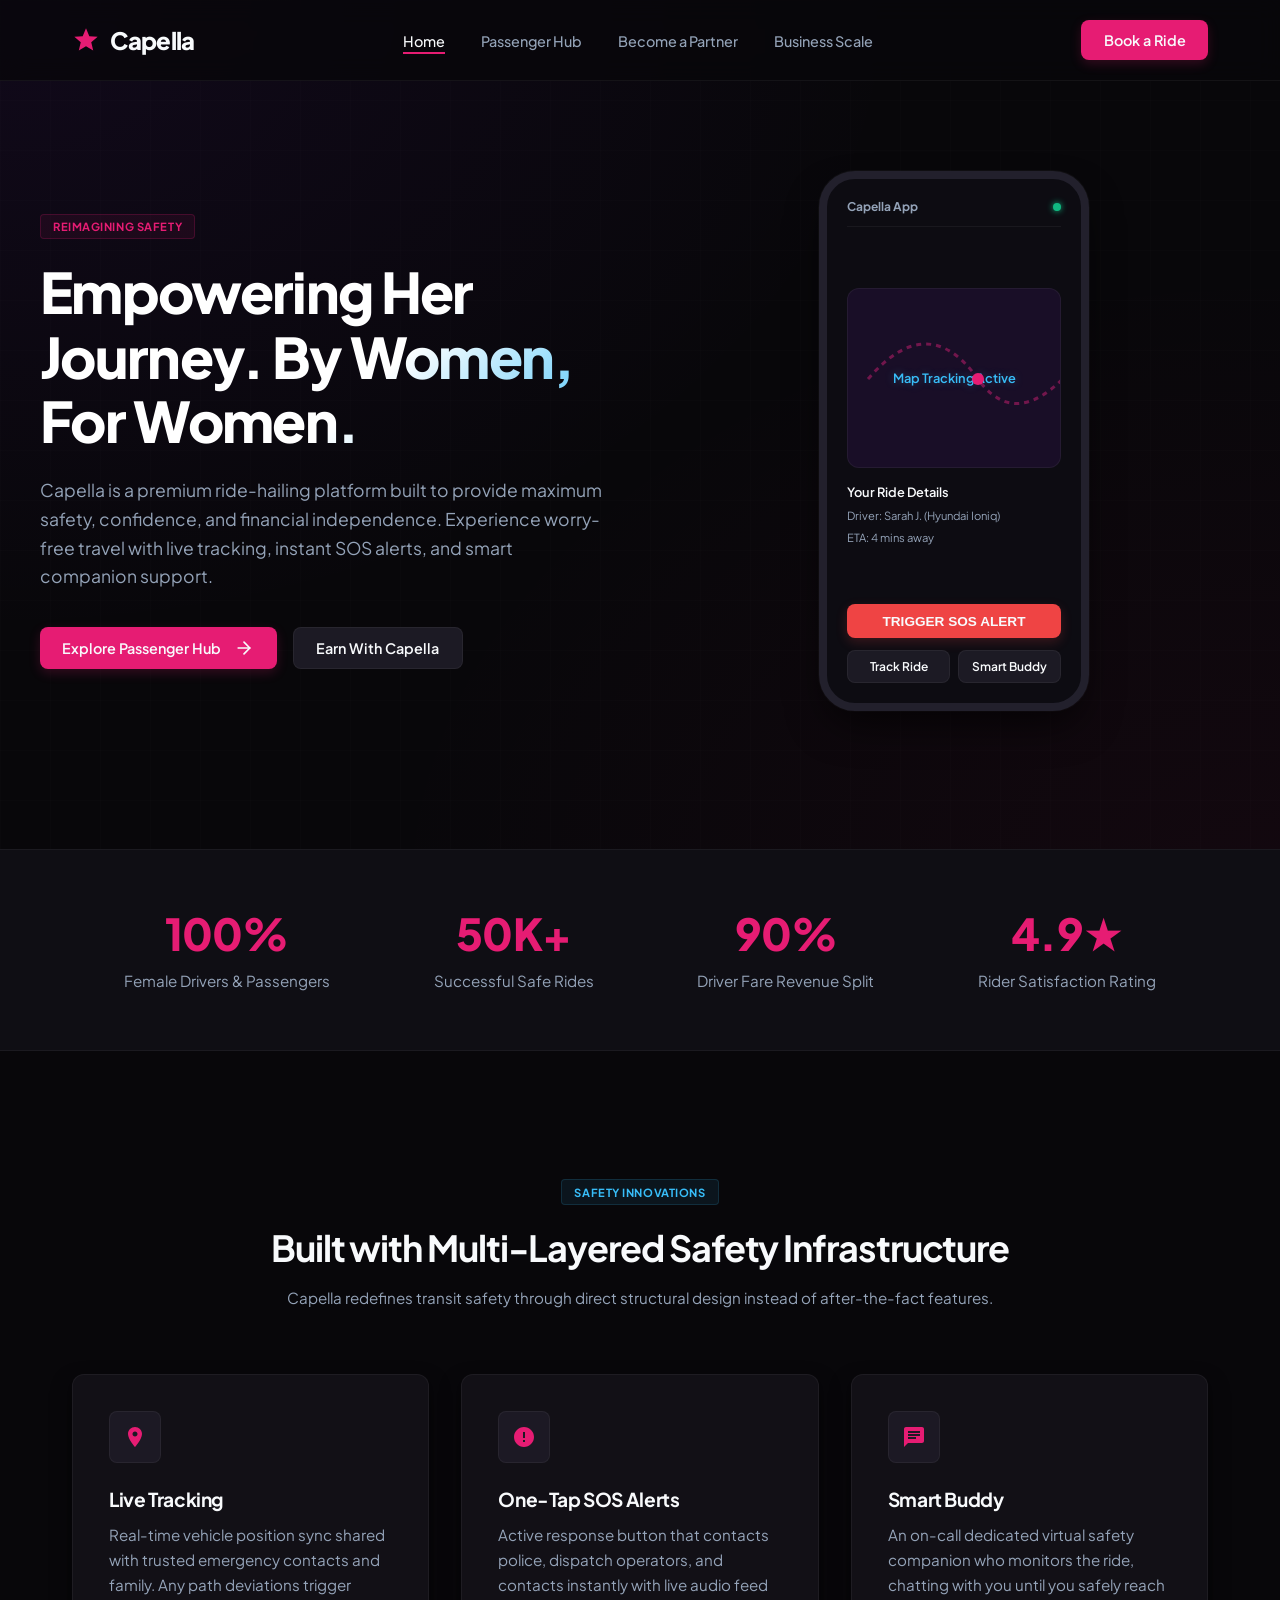
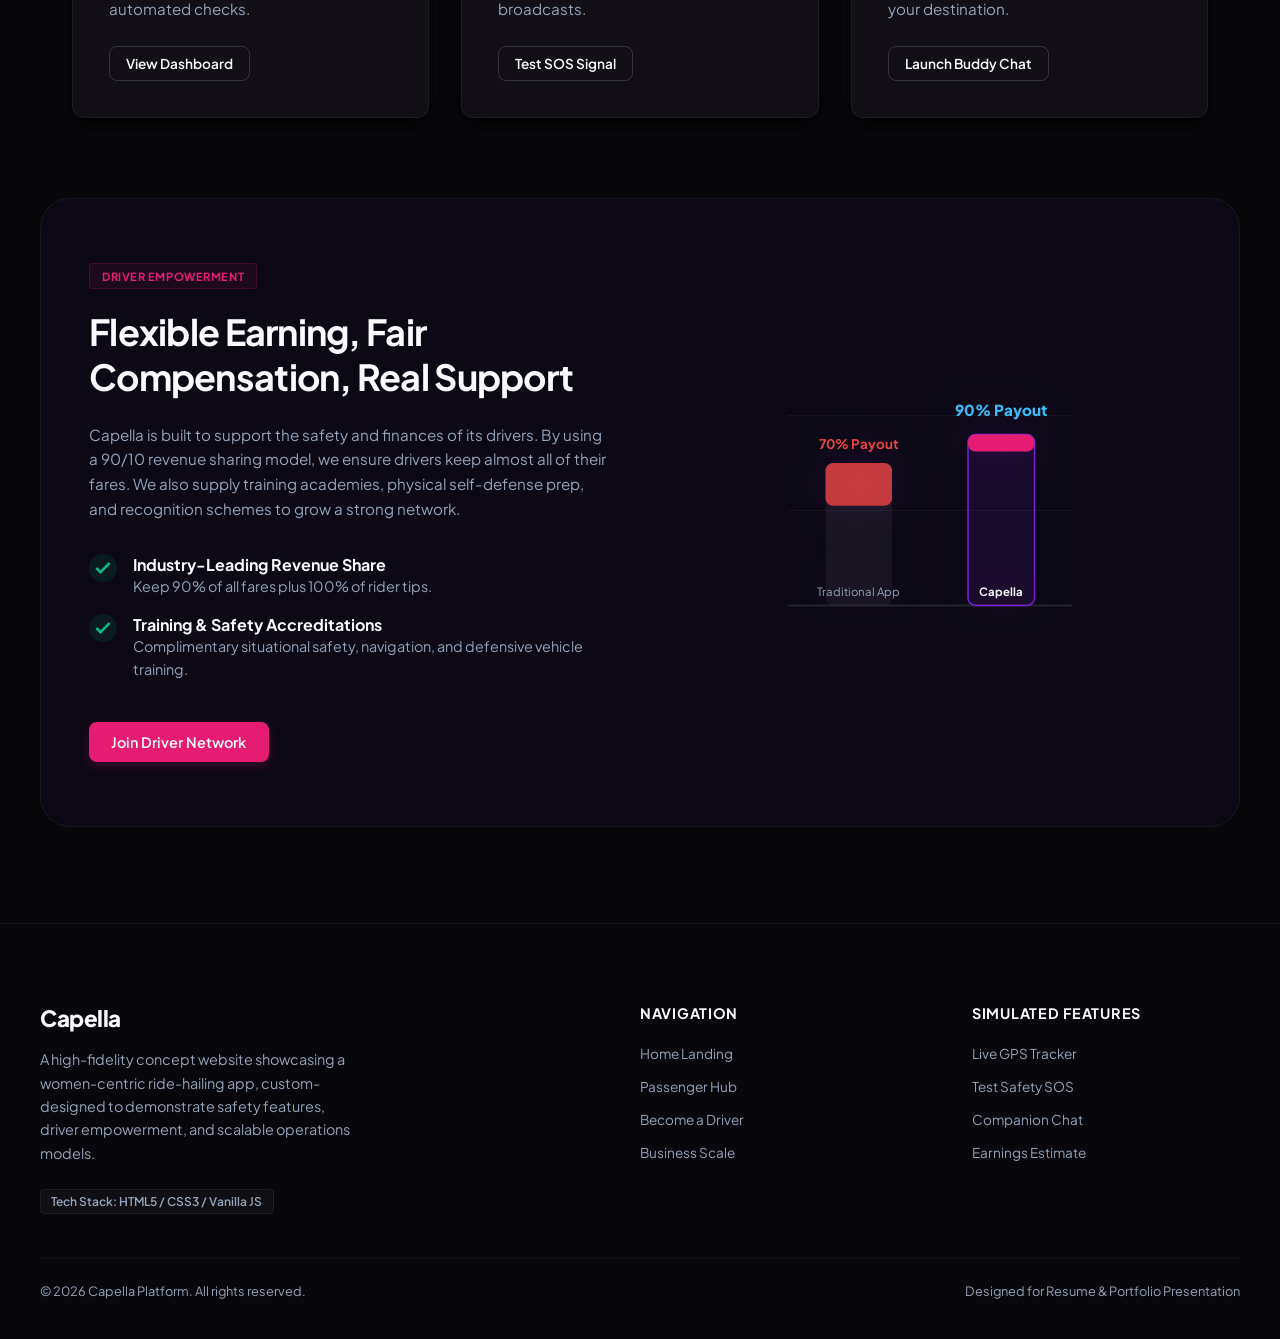
<file: index.html>
<!DOCTYPE html>
<html lang="en">
<head>
  <meta charset="UTF-8">
  <meta name="viewport" content="width=device-width, initial-scale=1.0">
  <title>Capella - Women-Centric Ride-Hailing Platform</title>
  <meta name="description" content="Capella is a women-centric ride-hailing platform featuring live tracking, SOS alerts, and Smart Buddy safety features. Empowering women passengers and drivers.">
  <link rel="stylesheet" href="style.css">
</head>
<body>

  <!-- HEADER NAVIGATION -->
  <header>
    <div class="navbar">
      <a href="index.html" class="logo">
        <!-- Capella Star Constellation Logo SVG -->
        <svg viewBox="0 0 24 24" xmlns="http://www.w3.org/2000/svg">
          <path d="M12 2L14.85 8.76L22 9.24L16.5 13.97L18.18 21L12 17.27L5.82 21L7.5 13.97L2 9.24L9.15 8.76L12 2Z" />
        </svg>
        Capella
      </a>
      <ul class="nav-links">
        <li><a href="index.html" class="active">Home</a></li>
        <li><a href="ride.html">Passenger Hub</a></li>
        <li><a href="drivers.html">Become a Partner</a></li>
        <li><a href="business.html">Business Scale</a></li>
      </ul>
      <div class="nav-actions">
        <a href="ride.html" class="btn btn-primary">Book a Ride</a>
      </div>
    </div>
  </header>

  <!-- HERO SECTION -->
  <main>
    <section class="hero container">
      <div class="grid-2">
        <div class="hero-content">
          <span class="badge">Reimagining Safety</span>
          <h1>Empowering Her Journey. By Women, For Women.</h1>
          <p>Capella is a premium ride-hailing platform built to provide maximum safety, confidence, and financial independence. Experience worry-free travel with live tracking, instant SOS alerts, and smart companion support.</p>
          <div class="hero-actions">
            <a href="ride.html" class="btn btn-primary">
              Explore Passenger Hub
              <svg width="20" height="20" viewBox="0 0 24 24" fill="none" stroke="currentColor" stroke-width="2" stroke-linecap="round" stroke-linejoin="round" style="margin-left: 5px;"><line x1="5" y1="12" x2="19" y2="12"></line><polyline points="12 5 19 12 12 19"></polyline></svg>
            </a>
            <a href="drivers.html" class="btn btn-secondary">Earn With Capella</a>
          </div>
        </div>
        
        <!-- App Demo Mockup Column -->
        <div class="hero-mockup">
          <div class="phone-wrapper">
            <div class="phone-screen">
              <div style="display: flex; justify-content: space-between; align-items: center; border-bottom: 1px solid rgba(255,255,255,0.05); padding-bottom: 0.75rem;">
                <div style="font-size: 0.75rem; font-weight: 700; color: var(--color-text-muted);">Capella App</div>
                <div class="status-dot"></div>
              </div>
              
              <!-- Mock App Screen Map Area -->
              <div style="flex-grow: 1; display: flex; flex-direction: column; justify-content: center; align-items: center; gap: 1rem; margin: 1rem 0;">
                <div style="width: 100%; height: 180px; background: rgba(138,43,226,0.1); border-radius: 12px; border: var(--border-glass); position: relative; overflow: hidden; display: flex; align-items: center; justify-content: center;">
                  <span style="font-size: 0.8rem; color: var(--color-accent); font-weight: 600; text-shadow: 0 0 10px rgba(76,201,240,0.3);">Map Tracking Active</span>
                  <!-- Simple mini map illustration line -->
                  <svg width="100%" height="100%" style="position: absolute; top:0; left:0; pointer-events: none;">
                    <path d="M 20,90 Q 80,20 130,90 T 260,30" fill="none" stroke="rgba(247, 37, 133, 0.4)" stroke-width="3" stroke-dasharray="5 5"></path>
                    <circle cx="130" cy="90" r="6" fill="var(--color-secondary)" class="car-pin"></circle>
                  </svg>
                </div>
                
                <div style="width: 100%; display: flex; flex-direction: column; gap: 0.5rem; text-align: left;">
                  <div style="font-size: 0.8rem; font-weight: 600;">Your Ride Details</div>
                  <div style="font-size: 0.7rem; color: var(--color-text-muted);">Driver: Sarah J. (Hyundai Ioniq)</div>
                  <div style="font-size: 0.7rem; color: var(--color-text-muted);">ETA: 4 mins away</div>
                </div>
              </div>

              <!-- Action buttons inside mock app -->
              <div style="display: flex; flex-direction: column; gap: 0.75rem;">
                <button class="btn btn-danger" style="width: 100%; padding: 0.6rem; font-size: 0.85rem;" onclick="location.href='ride.html?action=sos'">TRIGGER SOS ALERT</button>
                <div style="display: flex; gap: 0.5rem;">
                  <a href="ride.html" class="btn btn-secondary" style="flex: 1; padding: 0.5rem; font-size: 0.75rem;">Track Ride</a>
                  <a href="ride.html?action=chat" class="btn btn-secondary" style="flex: 1; padding: 0.5rem; font-size: 0.75rem;">Smart Buddy</a>
                </div>
              </div>
            </div>
          </div>
        </div>
      </div>
    </section>

    <!-- TRUST AND STATS BANNER -->
    <section class="trust-banner">
      <div class="container" style="padding: 0 2rem;">
        <div class="trust-stats">
          <div class="stat-item">
            <h3>100%</h3>
            <p>Female Drivers & Passengers</p>
          </div>
          <div class="stat-item">
            <h3>50K+</h3>
            <p>Successful Safe Rides</p>
          </div>
          <div class="stat-item">
            <h3>90%</h3>
            <p>Driver Fare Revenue Split</p>
          </div>
          <div class="stat-item">
            <h3>4.9★</h3>
            <p>Rider Satisfaction Rating</p>
          </div>
        </div>
      </div>
    </section>

    <!-- CORE FEATURE PILLARS -->
    <section class="container">
      <div class="section-title">
        <span class="badge badge-cyan">Safety Innovations</span>
        <h2>Built with Multi-Layered Safety Infrastructure</h2>
        <p>Capella redefines transit safety through direct structural design instead of after-the-fact features.</p>
      </div>

      <div class="grid-3">
        <!-- Live GPS Tracking -->
        <div class="card feature-card">
          <div class="feature-icon-wrapper">
            <svg viewBox="0 0 24 24">
              <path d="M12 2C8.13 2 5 5.13 5 9c0 5.25 7 13 7 13s7-7.75 7-13c0-3.87-3.13-7-7-7zm0 9.5c-1.38 0-2.5-1.12-2.5-2.5s1.12-2.5 2.5-2.5 2.5 1.12 2.5 2.5-1.12 2.5-2.5 2.5z"/>
            </svg>
          </div>
          <h3>Live Tracking</h3>
          <p>Real-time vehicle position sync shared with trusted emergency contacts and family. Any path deviations trigger automated checks.</p>
          <a href="ride.html" class="btn btn-outline" style="margin-top: 1.5rem; padding: 0.5rem 1rem; font-size: 0.85rem;">View Dashboard</a>
        </div>

        <!-- SOS Alerts -->
        <div class="card feature-card">
          <div class="feature-icon-wrapper">
            <svg viewBox="0 0 24 24">
              <path d="M12 2C6.48 2 2 6.48 2 12s4.48 10 10 10 10-4.48 10-10S17.52 2 12 2zm1 15h-2v-2h2v2zm0-4h-2V7h2v6z"/>
            </svg>
          </div>
          <h3>One-Tap SOS Alerts</h3>
          <p>Active response button that contacts police, dispatch operators, and contacts instantly with live audio feed broadcasts.</p>
          <a href="ride.html?action=sos" class="btn btn-outline" style="margin-top: 1.5rem; padding: 0.5rem 1rem; font-size: 0.85rem;">Test SOS Signal</a>
        </div>

        <!-- Smart Buddy Support -->
        <div class="card feature-card">
          <div class="feature-icon-wrapper">
            <svg viewBox="0 0 24 24">
              <path d="M20 2H4c-1.1 0-1.99.9-1.99 2L2 22l4-4h14c1.1 0 2-.9 2-2V4c0-1.1-.9-2-2-2zM6 9h12v2H6V9zm8 5H6v-2h8v2zm4-6H6V6h12v2z"/>
            </svg>
          </div>
          <h3>Smart Buddy</h3>
          <p>An on-call dedicated virtual safety companion who monitors the ride, chatting with you until you safely reach your destination.</p>
          <a href="ride.html?action=chat" class="btn btn-outline" style="margin-top: 1.5rem; padding: 0.5rem 1rem; font-size: 0.85rem;">Launch Buddy Chat</a>
        </div>
      </div>
    </section>

    <!-- EMPOWERING WOMEN DRIVERS -->
    <section class="container" style="background: rgba(22, 14, 38, 0.4); border-radius: 30px; border: var(--border-glass); margin-bottom: 6rem; padding: 4rem 3rem;">
      <div class="grid-2">
        <div>
          <span class="badge">Driver Empowerment</span>
          <h2 style="font-size: 2.25rem; margin-bottom: 1.5rem; font-family: var(--font-header);">Flexible Earning, Fair Compensation, Real Support</h2>
          <p style="margin-bottom: 2rem;">Capella is built to support the safety and finances of its drivers. By using a 90/10 revenue sharing model, we ensure drivers keep almost all of their fares. We also supply training academies, physical self-defense prep, and recognition schemes to grow a strong network.</p>
          <div style="display: flex; flex-direction: column; gap: 1rem;">
            <div style="display: flex; gap: 1rem; align-items: flex-start;">
              <span style="background: rgba(16,185,129,0.1); color: var(--color-success); border-radius: 50%; padding: 0.25rem; display: flex; align-items: center; justify-content: center;">
                <svg width="20" height="20" fill="none" stroke="currentColor" stroke-width="3" viewBox="0 0 24 24"><polyline points="20 6 9 17 4 12"></polyline></svg>
              </span>
              <div>
                <strong style="color: var(--color-text-white);">Industry-Leading Revenue Share</strong>
                <p style="font-size: 0.9rem;">Keep 90% of all fares plus 100% of rider tips.</p>
              </div>
            </div>
            <div style="display: flex; gap: 1rem; align-items: flex-start;">
              <span style="background: rgba(16,185,129,0.1); color: var(--color-success); border-radius: 50%; padding: 0.25rem; display: flex; align-items: center; justify-content: center;">
                <svg width="20" height="20" fill="none" stroke="currentColor" stroke-width="3" viewBox="0 0 24 24"><polyline points="20 6 9 17 4 12"></polyline></svg>
              </span>
              <div>
                <strong style="color: var(--color-text-white);">Training & Safety Accreditations</strong>
                <p style="font-size: 0.9rem;">Complimentary situational safety, navigation, and defensive vehicle training.</p>
              </div>
            </div>
          </div>
          <a href="drivers.html" class="btn btn-primary" style="margin-top: 2.5rem;">Join Driver Network</a>
        </div>
        <div style="text-align: center;">
          <!-- SVG illustration of Driver Commission/Benefits vs Traditional -->
          <svg viewBox="0 0 400 300" style="width: 100%; max-width: 380px; filter: drop-shadow(0 0 15px rgba(138,43,226,0.15));">
            <!-- Background grid lines -->
            <line x1="50" y1="50" x2="350" y2="50" stroke="rgba(255,255,255,0.05)" stroke-width="1"/>
            <line x1="50" y1="150" x2="350" y2="150" stroke="rgba(255,255,255,0.05)" stroke-width="1"/>
            <line x1="50" y1="250" x2="350" y2="250" stroke="rgba(255,255,255,0.1)" stroke-width="2"/>
            
            <!-- Traditional App Bar -->
            <rect x="90" y="100" width="70" height="150" rx="8" fill="rgba(255,255,255,0.05)" stroke="var(--border-glass)" />
            <rect x="90" y="100" width="70" height="45" rx="8" fill="var(--color-danger)" opacity="0.8" />
            <text x="125" y="240" fill="var(--color-text-muted)" font-size="12" text-anchor="middle" font-family="var(--font-header)">Traditional App</text>
            <text x="125" y="85" fill="var(--color-danger)" font-size="14" font-weight="700" text-anchor="middle" font-family="var(--font-header)">70% Payout</text>

            <!-- Capella App Bar -->
            <rect x="240" y="70" width="70" height="180" rx="8" fill="rgba(138,43,226,0.1)" stroke="var(--color-primary)" stroke-width="1.5" />
            <rect x="240" y="70" width="70" height="18" rx="8" fill="var(--color-secondary)" />
            <text x="275" y="240" fill="var(--color-text-white)" font-size="12" font-weight="700" text-anchor="middle" font-family="var(--font-header)">Capella</text>
            <text x="275" y="50" fill="var(--color-accent)" font-size="16" font-weight="800" text-anchor="middle" font-family="var(--font-header)">90% Payout</text>
          </svg>
        </div>
      </div>
    </section>
  </main>

  <!-- FOOTER -->
  <footer>
    <div class="footer-grid">
      <div class="footer-brand">
        <h3>Capella</h3>
        <p style="font-size: 0.9rem; margin-bottom: 1.5rem; max-width: 320px;">A high-fidelity concept website showcasing a women-centric ride-hailing app, custom-designed to demonstrate safety features, driver empowerment, and scalable operations models.</p>
        <span class="resume-tag">Tech Stack: HTML5 / CSS3 / Vanilla JS</span>
      </div>
      <div class="footer-links">
        <h4>Navigation</h4>
        <ul>
          <li><a href="index.html">Home Landing</a></li>
          <li><a href="ride.html">Passenger Hub</a></li>
          <li><a href="drivers.html">Become a Driver</a></li>
          <li><a href="business.html">Business Scale</a></li>
        </ul>
      </div>
      <div class="footer-links">
        <h4>Simulated Features</h4>
        <ul>
          <li><a href="ride.html">Live GPS Tracker</a></li>
          <li><a href="ride.html?action=sos">Test Safety SOS</a></li>
          <li><a href="ride.html?action=chat">Companion Chat</a></li>
          <li><a href="drivers.html">Earnings Estimate</a></li>
        </ul>
      </div>
    </div>
    
    <div class="footer-bottom">
      <div>&copy; 2026 Capella Platform. All rights reserved.</div>
      <div>Designed for Resume & Portfolio Presentation</div>
    </div>
  </footer>

  <script src="script.js"></script>
</body>
</html>
</file>
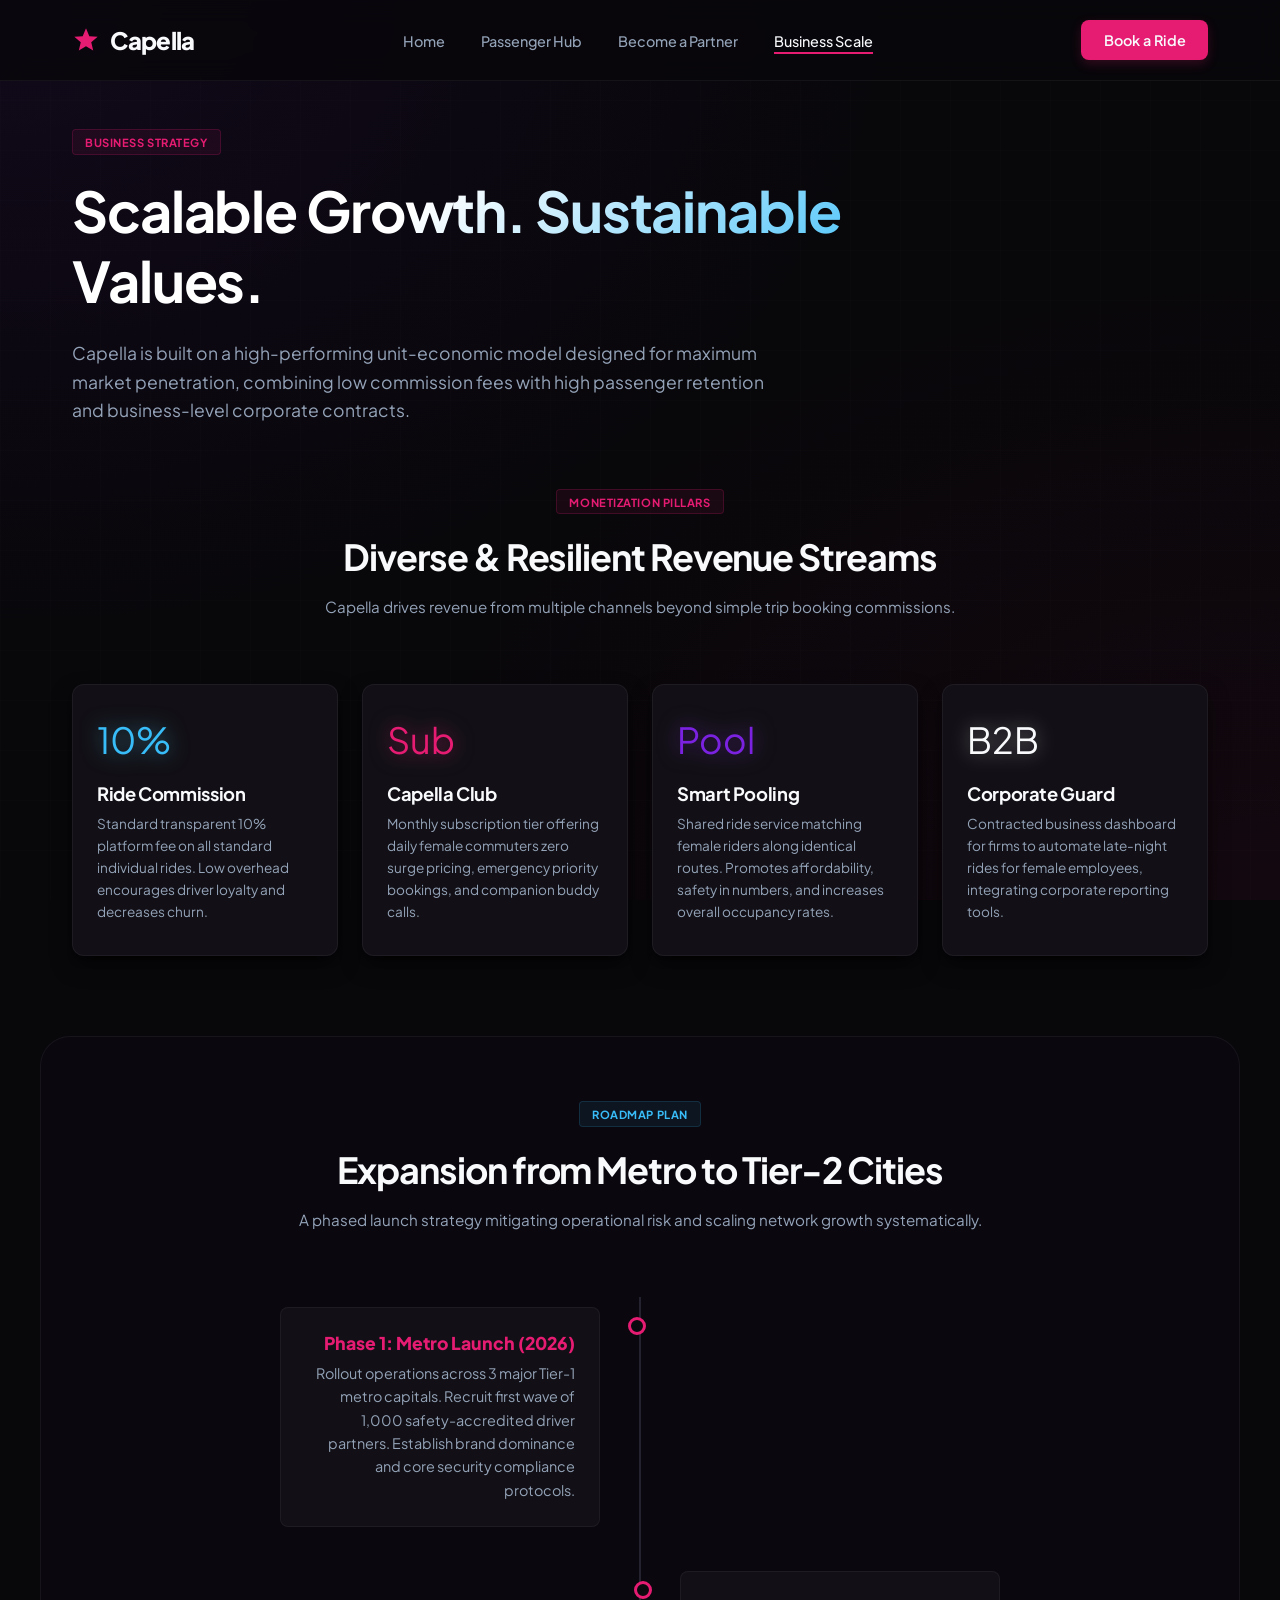
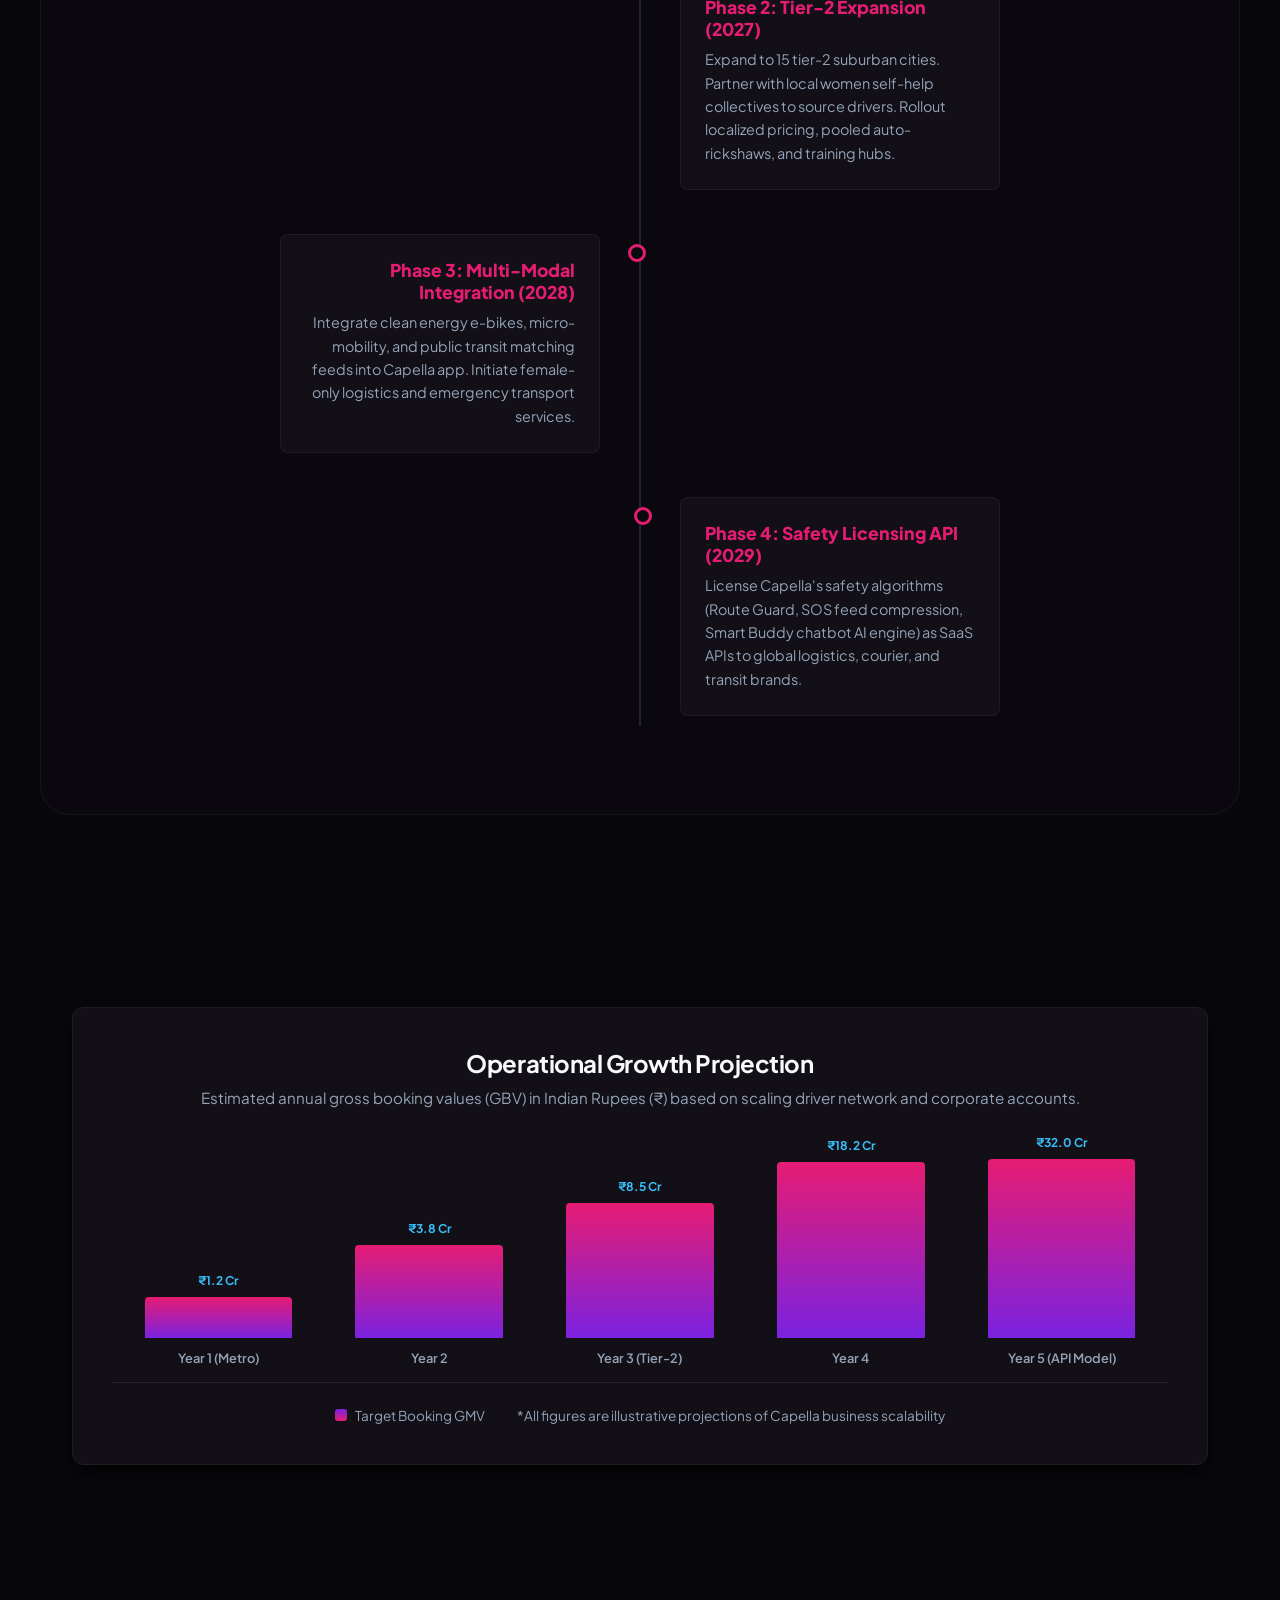
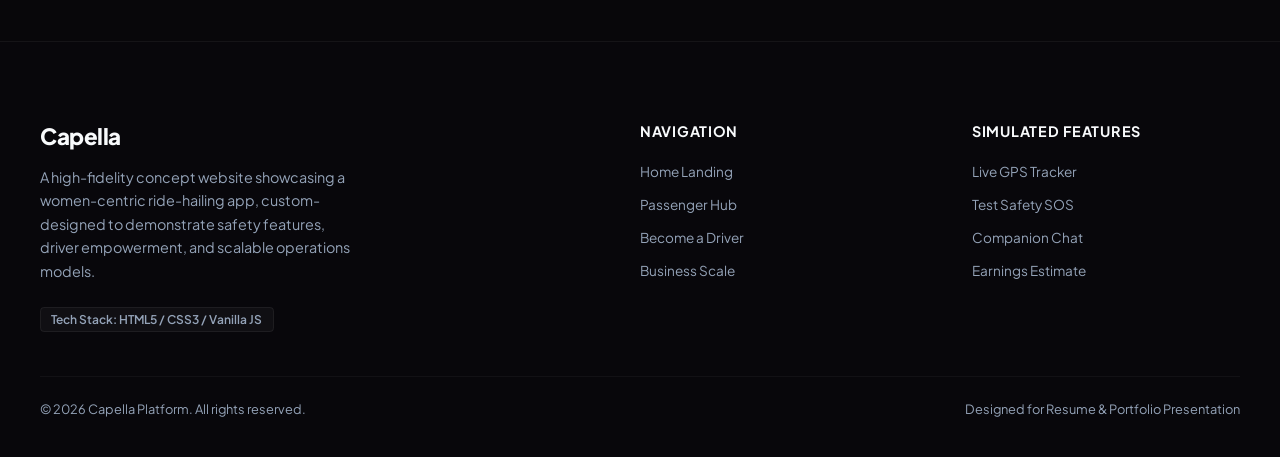
<file: business.html>
<!DOCTYPE html>
<html lang="en">
<head>
  <meta charset="UTF-8">
  <meta name="viewport" content="width=device-width, initial-scale=1.0">
  <title>Business Model & Expansion - Capella</title>
  <meta name="description" content="Explore Capella's scalable business model. Revenue sources from ride commission, subscriptions, pooling, and corporate packages with tier-2 city expansion maps.">
  <link rel="stylesheet" href="style.css">
</head>
<body>
  <!-- HEADER NAVIGATION -->
  <header>
    <div class="navbar">
      <a href="index.html" class="logo">
        <svg viewBox="0 0 24 24" xmlns="http://www.w3.org/2000/svg">
          <path d="M12 2L14.85 8.76L22 9.24L16.5 13.97L18.18 21L12 17.27L5.82 21L7.5 13.97L2 9.24L9.15 8.76L12 2Z" />
        </svg>
        Capella
      </a>
      <ul class="nav-links">
        <li><a href="index.html">Home</a></li>
        <li><a href="ride.html">Passenger Hub</a></li>
        <li><a href="drivers.html">Become a Partner</a></li>
        <li><a href="business.html" class="active">Business Scale</a></li>
      </ul>
      <div class="nav-actions">
        <a href="ride.html" class="btn btn-primary">Book a Ride</a>
      </div>
    </div>
  </header>
  <main>
    <!-- HERO TITLE -->
    <section class="container" style="padding-top: 3rem; padding-bottom: 2rem;">
      <span class="badge">Business Strategy</span>
      <h1 style="font-size: 3.5rem; max-width: 800px; margin-bottom: 1.5rem; background: linear-gradient(135deg, #ffffff 40%, var(--color-accent) 100%); -webkit-background-clip: text; -webkit-text-fill-color: transparent;">
        Scalable Growth. Sustainable Values.
      </h1>
      <p style="font-size: 1.1rem; max-width: 700px; margin-bottom: 2rem;">
        Capella is built on a high-performing unit-economic model designed for maximum market penetration, combining low commission fees with high passenger retention and business-level corporate contracts.
      </p>
    </section>
    <!-- REVENUE MODEL PILLARS -->
    <section class="container" style="padding-top: 0;">
      <div class="section-title">
        <span class="badge">Monetization Pillars</span>
        <h2>Diverse & Resilient Revenue Streams</h2>
        <p>Capella drives revenue from multiple channels beyond simple trip booking commissions.</p>
      </div>
      <div class="model-grid">
        <!-- Ride Commissions -->
        <div class="card model-card">
          <span style="font-size: 2.25rem; filter: drop-shadow(0 0 10px rgba(76,201,240,0.5)); color: var(--color-accent);">10%</span>
          <h3>Ride Commission</h3>
          <p style="font-size: 0.85rem;">Standard transparent 10% platform fee on all standard individual rides. Low overhead encourages driver loyalty and decreases churn.</p>
        </div>
        <!-- Subscriptions -->
        <div class="card model-card">
          <span style="font-size: 2.25rem; filter: drop-shadow(0 0 10px rgba(247,37,133,0.5)); color: var(--color-secondary);">Sub</span>
          <h3>Capella Club</h3>
          <p style="font-size: 0.85rem;">Monthly subscription tier offering daily female commuters zero surge pricing, emergency priority bookings, and companion buddy calls.</p>
        </div>
        <!-- Pooling -->
        <div class="card model-card">
          <span style="font-size: 2.25rem; filter: drop-shadow(0 0 10px rgba(138,43,226,0.5)); color: var(--color-primary);">Pool</span>
          <h3>Smart Pooling</h3>
          <p style="font-size: 0.85rem;">Shared ride service matching female riders along identical routes. Promotes affordability, safety in numbers, and increases overall occupancy rates.</p>
        </div>
        <!-- Corporate Partnerships -->
        <div class="card model-card">
          <span style="font-size: 2.25rem; filter: drop-shadow(0 0 10px rgba(255,255,255,0.4)); color: var(--color-text-white);">B2B</span>
          <h3>Corporate Guard</h3>
          <p style="font-size: 0.85rem;">Contracted business dashboard for firms to automate late-night rides for female employees, integrating corporate reporting tools.</p>
        </div>
      </div>
    </section>
    <!-- GEOGRAPHIC EXPANSION TIMELINE -->
    <section class="container" style="background: rgba(22, 14, 38, 0.2); border-radius: 30px; border: var(--border-glass); padding: 4rem 3rem; margin-bottom: 4rem;">
      <div class="section-title">
        <span class="badge badge-cyan">Roadmap Plan</span>
        <h2>Expansion from Metro to Tier-2 Cities</h2>
        <p>A phased launch strategy mitigating operational risk and scaling network growth systematically.</p>
      </div>
      <div class="timeline">
        <!-- 2026: Phase 1 -->
        <div class="timeline-item left-item">
          <div class="timeline-content">
            <div class="timeline-year">Phase 1: Metro Launch (2026)</div>
            <p style="font-size: 0.9rem;">Rollout operations across 3 major Tier-1 metro capitals. Recruit first wave of 1,000 safety-accredited driver partners. Establish brand dominance and core security compliance protocols.</p>
          </div>
        </div>
        <!-- 2027: Phase 2 -->
        <div class="timeline-item right-item">
          <div class="timeline-content">
            <div class="timeline-year">Phase 2: Tier-2 Expansion (2027)</div>
            <p style="font-size: 0.9rem;">Expand to 15 tier-2 suburban cities. Partner with local women self-help collectives to source drivers. Rollout localized pricing, pooled auto-rickshaws, and training hubs.</p>
          </div>
        </div>
        <!-- 2028: Phase 3 -->
        <div class="timeline-item left-item">
          <div class="timeline-content">
            <div class="timeline-year">Phase 3: Multi-Modal Integration (2028)</div>
            <p style="font-size: 0.9rem;">Integrate clean energy e-bikes, micro-mobility, and public transit matching feeds into Capella app. Initiate female-only logistics and emergency transport services.</p>
          </div>
        </div>
        <!-- 2029: Phase 4 -->
        <div class="timeline-item right-item">
          <div class="timeline-content">
            <div class="timeline-year">Phase 4: Safety Licensing API (2029)</div>
            <p style="font-size: 0.9rem;">License Capella's safety algorithms (Route Guard, SOS feed compression, Smart Buddy chatbot AI engine) as SaaS APIs to global logistics, courier, and transit brands.</p>
          </div>
        </div>
      </div>
    </section>
    <!-- FINANCIAL PROJECTIONS CHART -->
    <section class="container" style="margin-bottom: 6rem;">
      <div class="chart-container">
        <h3 style="font-size: 1.5rem; margin-bottom: 0.5rem; text-align: center;">Operational Growth Projection</h3>
        <p style="text-align: center; color: var(--color-text-muted); margin-bottom: 2rem;">Estimated annual gross booking values (GBV) in Indian Rupees (₹) based on scaling driver network and corporate accounts.</p>
        
        <div class="chart-bars">
          <!-- Year 1 Bar -->
          <div class="chart-bar-group">
            <!-- height is set dynamically or via CSS style -->
            <div class="chart-bar" id="bar1" style="height: 0%;" data-value="₹1.2 Cr"></div>
            <div class="chart-bar-label">Year 1 (Metro)</div>
          </div>
          <!-- Year 2 Bar -->
          <div class="chart-bar-group">
            <div class="chart-bar" id="bar2" style="height: 0%;" data-value="₹3.8 Cr"></div>
            <div class="chart-bar-label">Year 2</div>
          </div>
          <!-- Year 3 Bar -->
          <div class="chart-bar-group">
            <div class="chart-bar" id="bar3" style="height: 0%;" data-value="₹8.5 Cr"></div>
            <div class="chart-bar-label">Year 3 (Tier-2)</div>
          </div>
          <!-- Year 4 Bar -->
          <div class="chart-bar-group">
            <div class="chart-bar" id="bar4" style="height: 0%;" data-value="₹18.2 Cr"></div>
            <div class="chart-bar-label">Year 4</div>
          </div>
          <!-- Year 5 Bar -->
          <div class="chart-bar-group">
            <div class="chart-bar" id="bar5" style="height: 0%;" data-value="₹32.0 Cr"></div>
            <div class="chart-bar-label">Year 5 (API Model)</div>
          </div>
        </div>
        <div style="display: flex; justify-content: center; gap: 2rem; margin-top: 1.5rem; font-size: 0.85rem; color: var(--color-text-muted);">
          <div style="display: flex; align-items: center; gap: 0.5rem;">
            <span style="width: 12px; height: 12px; border-radius: 3px; background: linear-gradient(var(--color-primary), var(--color-secondary)); display: inline-block;"></span>
            <span>Target Booking GMV</span>
          </div>
          <div>
            <span>*All figures are illustrative projections of Capella business scalability</span>
          </div>
        </div>
      </div>
    </section>
  </main>
  <!-- FOOTER -->
  <footer>
    <div class="footer-grid">
      <div class="footer-brand">
        <h3>Capella</h3>
        <p style="font-size: 0.9rem; margin-bottom: 1.5rem; max-width: 320px;">A high-fidelity concept website showcasing a women-centric ride-hailing app, custom-designed to demonstrate safety features, driver empowerment, and scalable operations models.</p>
        <span class="resume-tag">Tech Stack: HTML5 / CSS3 / Vanilla JS</span>
      </div>
      <div class="footer-links">
        <h4>Navigation</h4>
        <ul>
          <li><a href="index.html">Home Landing</a></li>
          <li><a href="ride.html">Passenger Hub</a></li>
          <li><a href="drivers.html">Become a Driver</a></li>
          <li><a href="business.html">Business Scale</a></li>
        </ul>
      </div>
      <div class="footer-links">
        <h4>Simulated Features</h4>
        <ul>
          <li><a href="ride.html">Live GPS Tracker</a></li>
          <li><a href="ride.html?action=sos">Test Safety SOS</a></li>
          <li><a href="ride.html?action=chat">Companion Chat</a></li>
          <li><a href="drivers.html">Earnings Estimate</a></li>
        </ul>
      </div>
    </div>
    
    <div class="footer-bottom">
      <div>&copy; 2026 Capella Platform. All rights reserved.</div>
      <div>Designed for Resume & Portfolio Presentation</div>
    </div>
  </footer>
  <script src="script.js"></script>
</body>
</html>
</file>
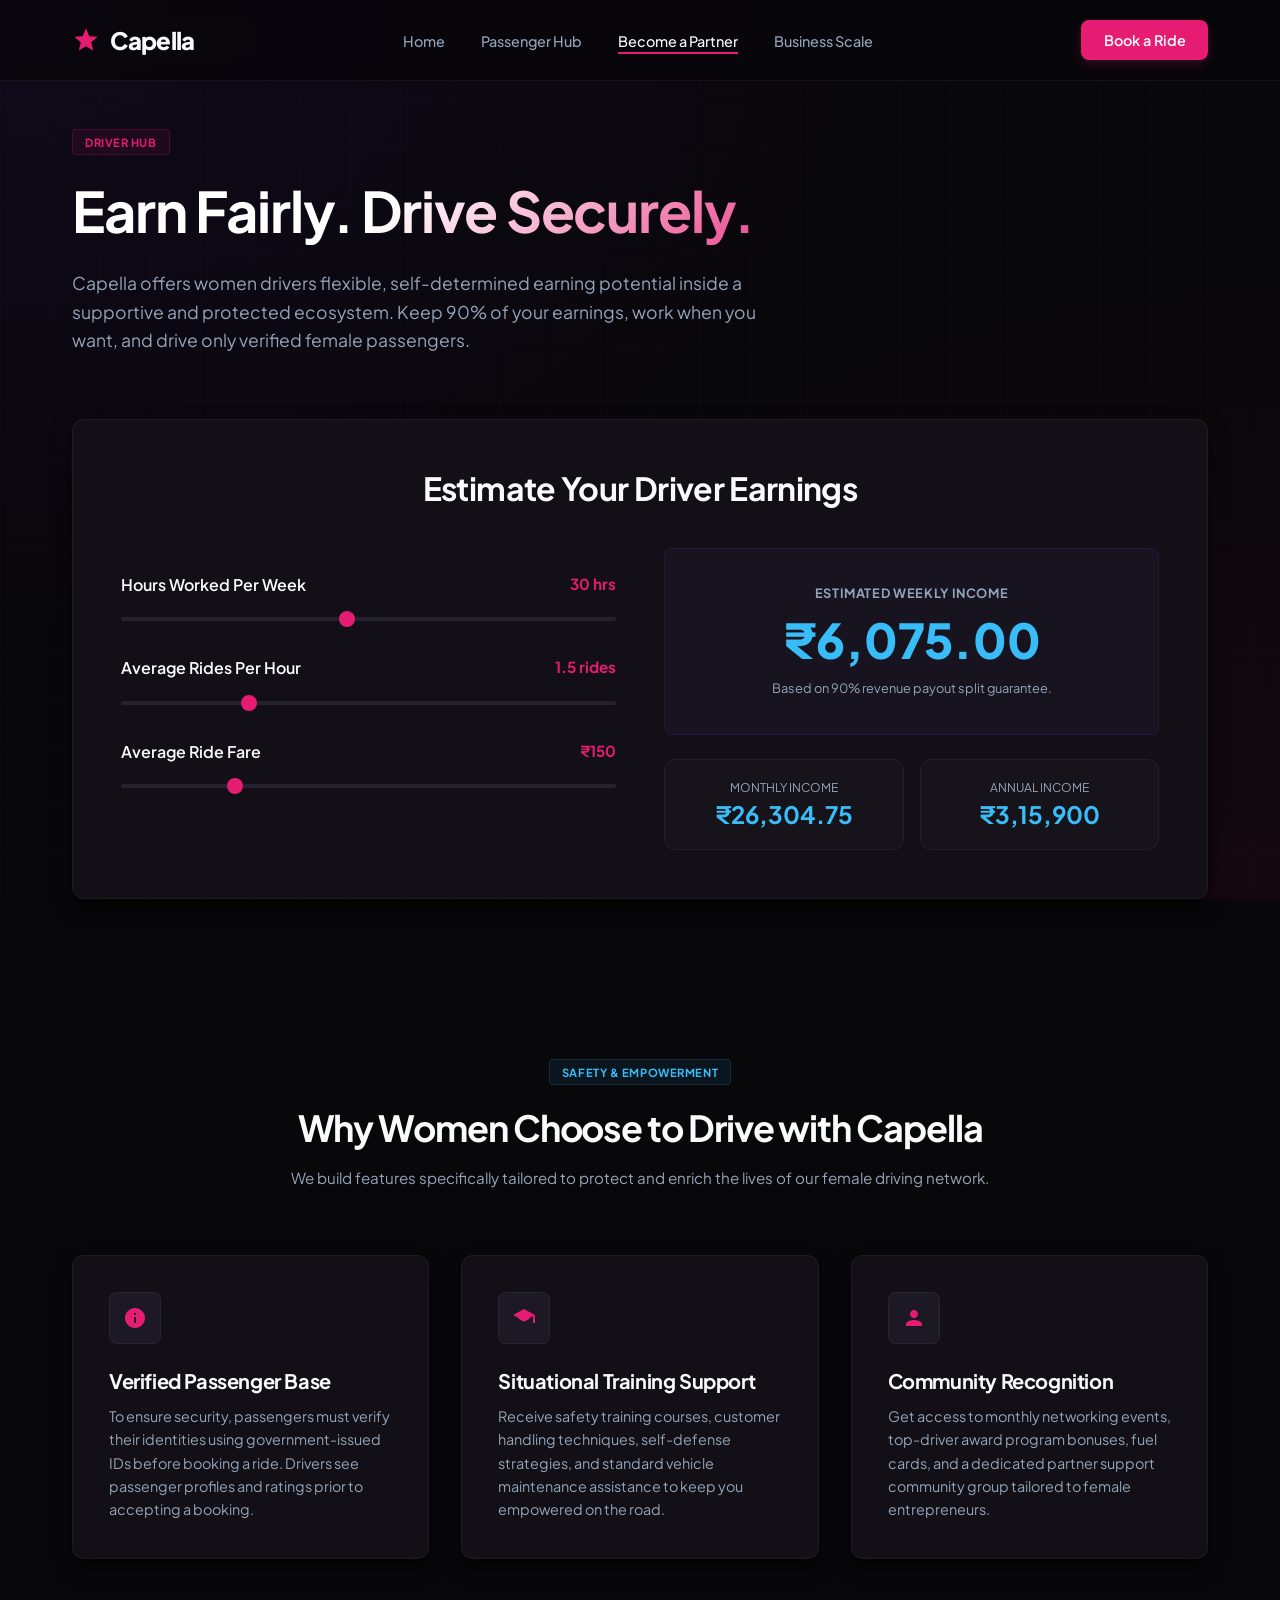
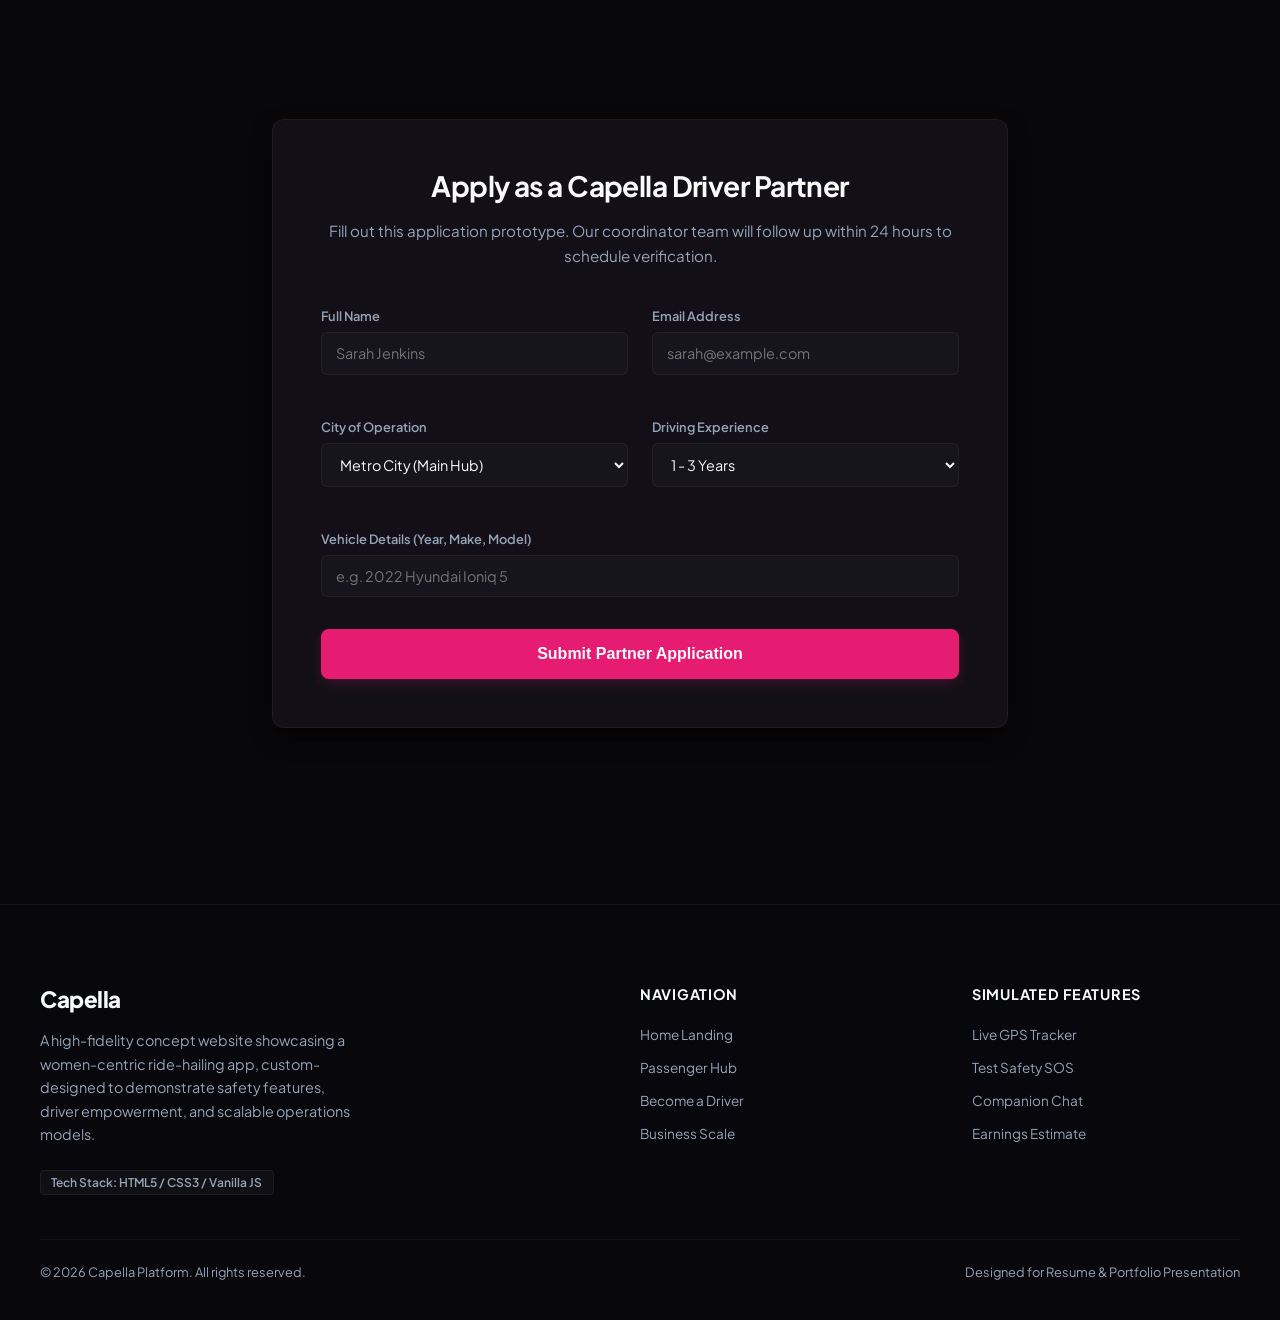
<file: drivers.html>
<!DOCTYPE html>
<html lang="en">
<head>
  <meta charset="UTF-8">
  <meta name="viewport" content="width=device-width, initial-scale=1.0">
  <title>Become a Driver Partner - Capella</title>
  <meta name="description" content="Join the Capella female driver partner network. Enjoy flexible hours, 90% fare revenue split, dedicated safety training, and premium community recognition.">
  <link rel="stylesheet" href="style.css">
</head>
<body>
  <!-- HEADER NAVIGATION -->
  <header>
    <div class="navbar">
      <a href="index.html" class="logo">
        <svg viewBox="0 0 24 24" xmlns="http://www.w3.org/2000/svg">
          <path d="M12 2L14.85 8.76L22 9.24L16.5 13.97L18.18 21L12 17.27L5.82 21L7.5 13.97L2 9.24L9.15 8.76L12 2Z" />
        </svg>
        Capella
      </a>
      <ul class="nav-links">
        <li><a href="index.html">Home</a></li>
        <li><a href="ride.html">Passenger Hub</a></li>
        <li><a href="drivers.html" class="active">Become a Partner</a></li>
        <li><a href="business.html">Business Scale</a></li>
      </ul>
      <div class="nav-actions">
        <a href="ride.html" class="btn btn-primary">Book a Ride</a>
      </div>
    </div>
  </header>
  <main>
    <!-- HERO SECTION -->
    <section class="container" style="padding-top: 3rem; padding-bottom: 2rem;">
      <span class="badge">Driver Hub</span>
      <h1 style="font-size: 3.5rem; max-width: 800px; margin-bottom: 1.5rem; background: linear-gradient(135deg, #ffffff 40%, var(--color-secondary) 100%); -webkit-background-clip: text; -webkit-text-fill-color: transparent;">
        Earn Fairly. Drive Securely.
      </h1>
      <p style="font-size: 1.1rem; max-width: 700px; margin-bottom: 2rem;">
        Capella offers women drivers flexible, self-determined earning potential inside a supportive and protected ecosystem. Keep 90% of your earnings, work when you want, and drive only verified female passengers.
      </p>
    </section>
    <!-- CALCULATOR SECTION -->
    <section class="container" style="padding-top: 0;">
      <div class="card" style="padding: 3rem;">
        <h2 style="font-size: 2rem; margin-bottom: 2.5rem; text-align: center;">Estimate Your Driver Earnings</h2>
        
        <div class="calc-grid">
          <!-- Inputs Column -->
          <div>
            <!-- Hours Worked Slider -->
            <div class="slider-group">
              <div class="slider-header">
                <label for="hoursSlider" style="font-weight: 600;">Hours Worked Per Week</label>
                <span class="slider-val" id="hoursVal">30 hrs</span>
              </div>
              <input type="range" id="hoursSlider" class="range-slider" min="5" max="60" value="30">
            </div>
            <!-- Average Rides Per Hour Slider -->
            <div class="slider-group">
              <div class="slider-header">
                <label for="ridesSlider" style="font-weight: 600;">Average Rides Per Hour</label>
                <span class="slider-val" id="ridesVal">1.5 rides</span>
              </div>
              <input type="range" id="ridesSlider" class="range-slider" min="10" max="30" value="15" step="1"> <!-- represents 1.0 to 3.0 -->
            </div>
            <!-- Average Fare Price Slider -->
            <div class="slider-group">
              <div class="slider-header">
                <label for="fareSlider" style="font-weight: 600;">Average Ride Fare</label>
                <span class="slider-val" id="fareVal">₹150</span>
              </div>
              <input type="range" id="fareSlider" class="range-slider" min="50" max="500" value="150" step="10">
            </div>
          </div>
          <!-- Display Results Column -->
          <div style="display: flex; flex-direction: column; gap: 1.5rem;">
            <div class="calc-result">
              <h4>Estimated Weekly Income</h4>
              <div class="calc-earning" id="weeklyEarning">₹6,075.00</div>
              <p class="calc-subtext">Based on 90% revenue payout split guarantee.</p>
            </div>
            
            <div style="display: grid; grid-template-columns: 1fr 1fr; gap: 1rem;">
              <div style="background: rgba(255,255,255,0.02); border: var(--border-glass); padding: 1.25rem; border-radius: 12px; text-align: center;">
                <div style="font-size: 0.75rem; color: var(--color-text-muted); text-transform: uppercase;">Monthly Income</div>
                <div style="font-size: 1.5rem; font-weight: 700; color: var(--color-accent); font-family: var(--font-header); margin-top: 0.25rem;" id="monthlyEarning">₹26,304.75</div>
              </div>
              <div style="background: rgba(255,255,255,0.02); border: var(--border-glass); padding: 1.25rem; border-radius: 12px; text-align: center;">
                <div style="font-size: 0.75rem; color: var(--color-text-muted); text-transform: uppercase;">Annual Income</div>
                <div style="font-size: 1.5rem; font-weight: 700; color: var(--color-accent); font-family: var(--font-header); margin-top: 0.25rem;" id="annualEarning">₹3,15,900</div>
              </div>
            </div>
          </div>
        </div>
      </div>
    </section>
    <!-- DRIVER BENEFITS SECTION -->
    <section class="container">
      <div class="section-title">
        <span class="badge badge-cyan">Safety & Empowerment</span>
        <h2>Why Women Choose to Drive with Capella</h2>
        <p>We build features specifically tailored to protect and enrich the lives of our female driving network.</p>
      </div>
      <div class="grid-3">
        <!-- Safety Verified Passengers -->
        <div class="card">
          <div class="feature-icon-wrapper">
            <svg viewBox="0 0 24 24">
              <path d="M12 2C6.48 2 2 6.48 2 12s4.48 10 10 10 10-4.48 10-10S17.52 2 12 2zm1 15h-2v-6h2v6zm0-8h-2V7h2v2z"/>
            </svg>
          </div>
          <h3 style="margin-bottom: 0.75rem; font-size: 1.25rem;">Verified Passenger Base</h3>
          <p style="font-size: 0.9rem;">To ensure security, passengers must verify their identities using government-issued IDs before booking a ride. Drivers see passenger profiles and ratings prior to accepting a booking.</p>
        </div>
        <!-- Training Academy Support -->
        <div class="card">
          <div class="feature-icon-wrapper">
            <svg viewBox="0 0 24 24">
              <path d="M12 3L1 9l11 6 9-4.91V17h2V9L12 3zM5.89 12.5L12 15.82l6.11-3.32L12 9.5 5.89 12.5z"/>
            </svg>
          </div>
          <h3 style="margin-bottom: 0.75rem; font-size: 1.25rem;">Situational Training Support</h3>
          <p style="font-size: 0.9rem;">Receive safety training courses, customer handling techniques, self-defense strategies, and standard vehicle maintenance assistance to keep you empowered on the road.</p>
        </div>
        <!-- Community and Recognition -->
        <div class="card">
          <div class="feature-icon-wrapper">
            <svg viewBox="0 0 24 24">
              <path d="M12 12c2.21 0 4-1.79 4-4s-1.79-4-4-4-4 1.79-4 4 1.79 4 4 4zm0 2c-2.67 0-8 1.34-8 4v2h16v-2c0-2.66-5.33-4-8-4z"/>
            </svg>
          </div>
          <h3 style="margin-bottom: 0.75rem; font-size: 1.25rem;">Community Recognition</h3>
          <p style="font-size: 0.9rem;">Get access to monthly networking events, top-driver award program bonuses, fuel cards, and a dedicated partner support community group tailored to female entrepreneurs.</p>
        </div>
      </div>
    </section>
    <!-- DRIVER REGISTRATION FORM -->
    <section class="container" style="max-width: 800px; margin-bottom: 6rem;">
      <div class="card" style="padding: 3rem;">
        <h2 style="font-size: 1.75rem; margin-bottom: 1rem; text-align: center;">Apply as a Capella Driver Partner</h2>
        <p style="text-align: center; color: var(--color-text-muted); margin-bottom: 2.5rem;">Fill out this application prototype. Our coordinator team will follow up within 24 hours to schedule verification.</p>
        
        <form id="driverSignupForm" onsubmit="event.preventDefault();">
          <div class="grid-2" style="gap: 1.5rem; margin-bottom: 1.5rem;">
            <div class="form-group">
              <label for="fullName">Full Name</label>
              <input type="text" id="fullName" class="form-input" placeholder="Sarah Jenkins" required>
            </div>
            <div class="form-group">
              <label for="email">Email Address</label>
              <input type="email" id="email" class="form-input" placeholder="sarah@example.com" required>
            </div>
          </div>
          
          <div class="grid-2" style="gap: 1.5rem; margin-bottom: 1.5rem;">
            <div class="form-group">
              <label for="city">City of Operation</label>
              <select id="city" class="form-select">
                <option value="metro">Metro City (Main Hub)</option>
                <option value="tier2-east">Eastville (Tier-2 Expansion)</option>
                <option value="tier2-west">Westport (Tier-2 Expansion)</option>
              </select>
            </div>
            <div class="form-group">
              <label for="exp">Driving Experience</label>
              <select id="exp" class="form-select">
                <option value="1-3">1 - 3 Years</option>
                <option value="3-5">3 - 5 Years</option>
                <option value="5+">5+ Years</option>
              </select>
            </div>
          </div>
          <div class="form-group" style="margin-bottom: 2rem;">
            <label for="carDetails">Vehicle Details (Year, Make, Model)</label>
            <input type="text" id="carDetails" class="form-input" placeholder="e.g. 2022 Hyundai Ioniq 5" required>
          </div>
          <button type="submit" class="btn btn-primary" style="width: 100%; padding: 1rem; font-size: 1rem;" id="submitApplicationBtn">
            Submit Partner Application
          </button>
        </form>
      </div>
    </section>
  </main>
  <!-- FOOTER -->
  <footer>
    <div class="footer-grid">
      <div class="footer-brand">
        <h3>Capella</h3>
        <p style="font-size: 0.9rem; margin-bottom: 1.5rem; max-width: 320px;">A high-fidelity concept website showcasing a women-centric ride-hailing app, custom-designed to demonstrate safety features, driver empowerment, and scalable operations models.</p>
        <span class="resume-tag">Tech Stack: HTML5 / CSS3 / Vanilla JS</span>
      </div>
      <div class="footer-links">
        <h4>Navigation</h4>
        <ul>
          <li><a href="index.html">Home Landing</a></li>
          <li><a href="ride.html">Passenger Hub</a></li>
          <li><a href="drivers.html">Become a Driver</a></li>
          <li><a href="business.html">Business Scale</a></li>
        </ul>
      </div>
      <div class="footer-links">
        <h4>Simulated Features</h4>
        <ul>
          <li><a href="ride.html">Live GPS Tracker</a></li>
          <li><a href="ride.html?action=sos">Test Safety SOS</a></li>
          <li><a href="ride.html?action=chat">Companion Chat</a></li>
          <li><a href="drivers.html">Earnings Estimate</a></li>
        </ul>
      </div>
    </div>
    
    <div class="footer-bottom">
      <div>&copy; 2026 Capella Platform. All rights reserved.</div>
      <div>Designed for Resume & Portfolio Presentation</div>
    </div>
  </footer>
  <script src="script.js"></script>
</body>
</html>
</file>
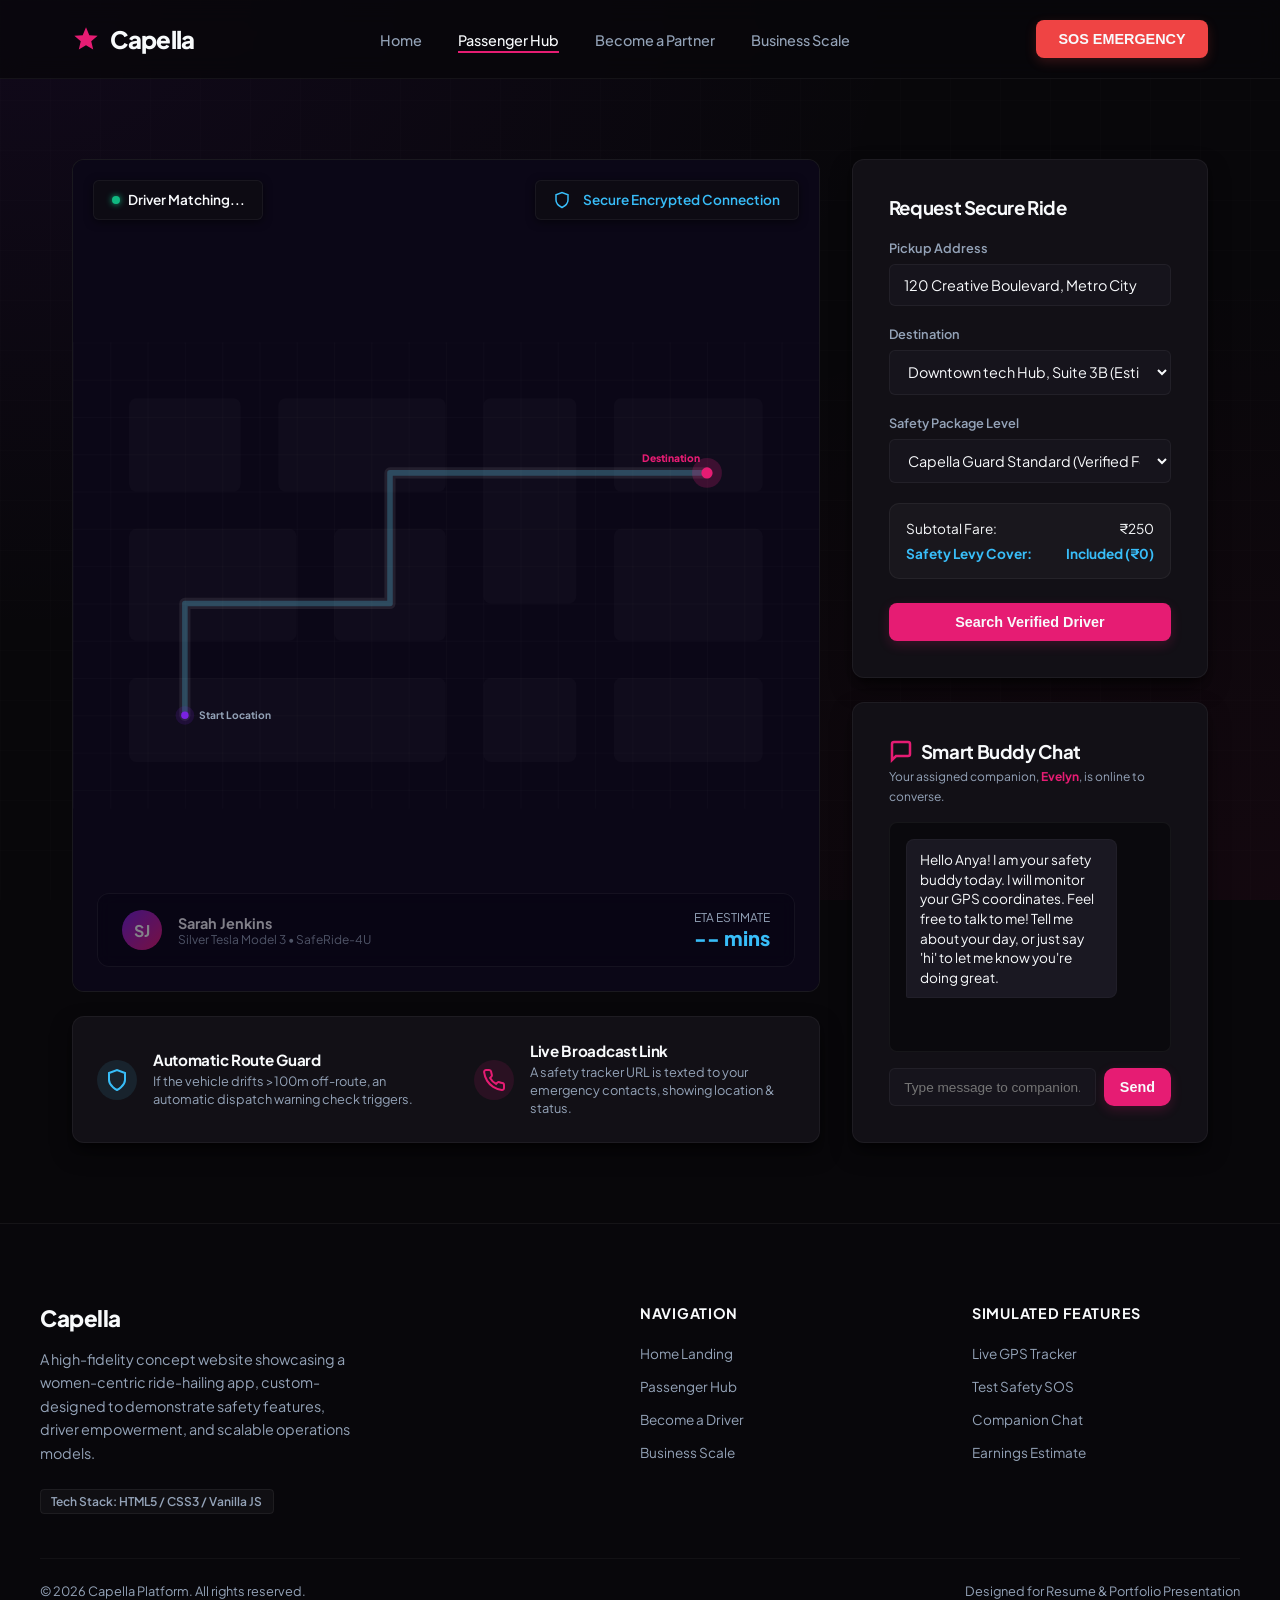
<file: ride.html>
<!DOCTYPE html>
<html lang="en">
<head>
  <meta charset="UTF-8">
  <meta name="viewport" content="width=device-width, initial-scale=1.0">
  <title>Passenger Dashboard - Capella</title>
  <meta name="description" content="Capella passenger safety dashboard. Access live GPS ride tracking, trigger immediate SOS alerts, and chat with your Smart Buddy safety companion.">
  <link rel="stylesheet" href="style.css">
</head>
<body>
  <!-- HEADER NAVIGATION -->
  <header>
    <div class="navbar">
      <a href="index.html" class="logo">
        <svg viewBox="0 0 24 24" xmlns="http://www.w3.org/2000/svg">
          <path d="M12 2L14.85 8.76L22 9.24L16.5 13.97L18.18 21L12 17.27L5.82 21L7.5 13.97L2 9.24L9.15 8.76L12 2Z" />
        </svg>
        Capella
      </a>
      <ul class="nav-links">
        <li><a href="index.html">Home</a></li>
        <li><a href="ride.html" class="active">Passenger Hub</a></li>
        <li><a href="drivers.html">Become a Partner</a></li>
        <li><a href="business.html">Business Scale</a></li>
      </ul>
      <div class="nav-actions">
        <button class="btn btn-danger" id="nav-sos-btn">SOS EMERGENCY</button>
      </div>
    </div>
  </header>
  <!-- SOS EMERGENCY OVERLAY ALARM -->
  <div class="sos-overlay" id="sosOverlay">
    <div class="sos-modal">
      <h2>EMERGENCY SOS ALERT</h2>
      <p style="color: var(--color-text-white); margin-bottom: 1.5rem;">Automated security response is being triggered. Police dispatch, dispatch center, and your emergency contacts are being alerted in:</p>
      <div class="sos-timer" id="sosCountdown">5</div>
      <p style="color: var(--color-danger); font-weight: bold; font-size: 0.9rem; margin-bottom: 2rem; letter-spacing: 0.05em; text-transform: uppercase;">
        LIVE AUDIO & VIDEO STREAMING FEED IS ACTIVE
      </p>
      <div style="display: flex; flex-direction: column; gap: 1rem;">
        <button class="btn btn-secondary" id="cancelSosBtn" style="border-color: var(--color-danger); color: var(--color-text-white);">Cancel Signal</button>
      </div>
    </div>
  </div>
  <main class="container">
    <div class="ride-dashboard">
      
      <!-- LEFT COLUMN: LIVE TRACKING MAP -->
      <div style="display: flex; flex-direction: column; gap: 1.5rem;">
        
        <!-- Live Tracking Card -->
        <div class="map-container" style="flex-grow: 1;">
          
          <!-- Map Overlay Top -->
          <div class="map-overlay-top">
            <div class="ride-status-badge">
              <div class="status-dot" id="rideStatusDot"></div>
              <span id="rideStatusText">Driver Matching...</span>
            </div>
            
            <div class="ride-status-badge" style="pointer-events: auto;">
              <svg width="18" height="18" fill="none" stroke="var(--color-accent)" stroke-width="2" viewBox="0 0 24 24" style="margin-right: 0.25rem;"><path d="M12 22s8-4 8-10V5l-8-3-8 3v7c0 6 8 10 8 10z"></path></svg>
              <span style="color: var(--color-accent); font-size: 0.85rem;">Secure Encrypted Connection</span>
            </div>
          </div>
          <!-- SVG Simulated Grid Map -->
          <svg class="map-svg" viewBox="0 0 800 500" xmlns="http://www.w3.org/2000/svg" style="background-color: #0b0717;">
            <!-- Grid Lines representing city blocks -->
            <defs>
              <pattern id="grid" width="40" height="40" patternUnits="userSpaceOnUse">
                <path d="M 40 0 L 0 0 0 40" fill="none" stroke="rgba(255, 255, 255, 0.03)" stroke-width="1"/>
              </pattern>
            </defs>
            <rect width="100%" height="100%" fill="url(#grid)" />
            
            <!-- Simulated City Blocks/Parks (Gray/translucent shapes) -->
            <rect x="60" y="60" width="120" height="100" rx="8" fill="rgba(255,255,255,0.02)" />
            <rect x="220" y="60" width="180" height="100" rx="8" fill="rgba(255,255,255,0.02)" />
            <rect x="440" y="60" width="100" height="220" rx="8" fill="rgba(255,255,255,0.02)" />
            <rect x="580" y="60" width="160" height="100" rx="8" fill="rgba(255,255,255,0.02)" />
            
            <rect x="60" y="200" width="180" height="120" rx="8" fill="rgba(255,255,255,0.02)" />
            <rect x="280" y="200" width="120" height="120" rx="8" fill="rgba(255,255,255,0.02)" />
            <rect x="580" y="200" width="160" height="120" rx="8" fill="rgba(255,255,255,0.02)" />
            
            <rect x="60" y="360" width="340" height="90" rx="8" fill="rgba(255,255,255,0.02)" />
            <rect x="440" y="360" width="100" height="90" rx="8" fill="rgba(255,255,255,0.02)" />
            <rect x="580" y="360" width="160" height="90" rx="8" fill="rgba(255,255,255,0.02)" />
            <!-- City Roads/Routes -->
            <!-- Main Winding Route path that the car pin will follow -->
            <path id="routePath" d="M 120,400 L 120,280 L 340,280 L 340,140 L 680,140" fill="none" stroke="rgba(255,255,255,0.08)" stroke-width="12" stroke-linecap="round" stroke-linejoin="round" />
            <path d="M 120,400 L 120,280 L 340,280 L 340,140 L 680,140" fill="none" stroke="rgba(76, 201, 240, 0.25)" stroke-width="6" stroke-linecap="round" stroke-linejoin="round" />
            <!-- Pickup Flag SVG -->
            <g transform="translate(120, 400)">
              <circle cx="0" cy="0" r="10" fill="var(--color-primary-glow)" />
              <circle cx="0" cy="0" r="4" fill="var(--color-primary)" />
              <text x="15" y="4" fill="var(--color-text-muted)" font-size="11" font-weight="700" font-family="var(--font-header)">Start Location</text>
            </g>
            <!-- Destination Flag SVG -->
            <g transform="translate(680, 140)">
              <circle cx="0" cy="0" r="16" fill="rgba(247, 37, 133, 0.2)" class="car-pin" />
              <circle cx="0" cy="0" r="6" fill="var(--color-secondary)" />
              <text x="-70" y="-12" fill="var(--color-secondary)" font-size="11" font-weight="800" font-family="var(--font-header)">Destination</text>
            </g>
            <!-- Pulsing Car Marker dot -->
            <g id="carMarker" transform="translate(120, 400)" style="visibility: hidden;">
              <circle cx="0" cy="0" r="12" fill="rgba(247, 37, 133, 0.4)" class="car-pin" />
              <!-- Small car model layout -->
              <circle cx="0" cy="0" r="6" fill="var(--color-secondary)" />
            </g>
          </svg>
          <!-- Bottom HUD overlay on Map -->
          <div style="position: absolute; bottom: 1.5rem; left: 1.5rem; right: 1.5rem; background: rgba(9, 5, 20, 0.85); backdrop-filter: blur(8px); border: var(--border-glass); border-radius: 12px; padding: 1rem 1.5rem; display: flex; justify-content: space-between; align-items: center;">
            <div id="driverDetails" style="display: flex; align-items: center; gap: 1rem; opacity: 0.5;">
              <div style="width: 40px; height: 40px; border-radius: 50%; background: linear-gradient(135deg, var(--color-primary) 0%, var(--color-secondary) 100%); display: flex; align-items: center; justify-content: center; font-weight: 700; color: white;">
                SJ
              </div>
              <div>
                <div style="font-weight: 700; font-size: 0.9rem;" id="driverName">Sarah Jenkins</div>
                <div style="font-size: 0.75rem; color: var(--color-text-muted);" id="carPlate">Silver Tesla Model 3 &bull; SafeRide-4U</div>
              </div>
            </div>
            <div style="text-align: right;">
              <div style="font-size: 0.75rem; color: var(--color-text-muted);">ETA ESTIMATE</div>
              <div style="font-size: 1.25rem; font-weight: 800; color: var(--color-accent); font-family: var(--font-header);" id="etaText">-- mins</div>
            </div>
          </div>
        </div>
        <!-- Safety Details Panel -->
        <div class="card grid-2" style="padding: 1.5rem;">
          <div style="display: flex; gap: 1rem; align-items: center;">
            <span style="background: rgba(76, 201, 240, 0.1); border-radius: 50%; padding: 0.5rem; color: var(--color-accent); display: flex;">
              <svg width="24" height="24" fill="none" stroke="currentColor" stroke-width="2" viewBox="0 0 24 24"><path d="M12 22s8-4 8-10V5l-8-3-8 3v7c0 6 8 10 8 10z"></path></svg>
            </span>
            <div>
              <h4 style="font-size: 0.95rem; margin-bottom: 0.25rem;">Automatic Route Guard</h4>
              <p style="font-size: 0.8rem; line-height: 1.4;">If the vehicle drifts >100m off-route, an automatic dispatch warning check triggers.</p>
            </div>
          </div>
          <div style="display: flex; gap: 1rem; align-items: center;">
            <span style="background: rgba(247, 37, 133, 0.1); border-radius: 50%; padding: 0.5rem; color: var(--color-secondary); display: flex;">
              <svg width="24" height="24" fill="none" stroke="currentColor" stroke-width="2" viewBox="0 0 24 24"><path d="M22 16.92v3a2 2 0 0 1-2.18 2 19.79 19.79 0 0 1-8.63-3.07 19.5 19.5 0 0 1-6-6 19.79 19.79 0 0 1-3.07-8.67A2 2 0 0 1 4.11 2h3a2 2 0 0 1 2 1.72 12.84 12.84 0 0 0 .7 2.81 2 2 0 0 1-.45 2.11L8.09 9.91a16 16 0 0 0 6 6l1.27-1.27a2 2 0 0 1 2.11-.45 12.84 12.84 0 0 0 2.81.7A2 2 0 0 1 22 16.92z"></path></svg>
            </span>
            <div>
              <h4 style="font-size: 0.95rem; margin-bottom: 0.25rem;">Live Broadcast Link</h4>
              <p style="font-size: 0.8rem; line-height: 1.4;">A safety tracker URL is texted to your emergency contacts, showing location & status.</p>
            </div>
          </div>
        </div>
      </div>
      <!-- RIGHT COLUMN: CONTROLS & SMART BUDDY CHAT -->
      <div class="control-panel">
        
        <!-- Book a Ride Form (Visible initially) -->
        <div class="card booking-widget" id="bookingPanel">
          <h3>Request Secure Ride</h3>
          <form id="rideBookingForm" onsubmit="event.preventDefault();">
            <div class="form-group">
              <label for="pickup">Pickup Address</label>
              <input type="text" id="pickup" class="form-input" value="120 Creative Boulevard, Metro City" required>
            </div>
            
            <div class="form-group">
              <label for="destination">Destination</label>
              <select id="destination" class="form-select">
                <option value="680">Downtown tech Hub, Suite 3B (Estimated: 8.5 km)</option>
                <option value="340">Eastside Botanical Garden (Estimated: 4.2 km)</option>
              </select>
            </div>
            
            <div class="form-group">
              <label for="rideType">Safety Package Level</label>
              <select id="rideType" class="form-select">
                <option value="standard">Capella Guard Standard (Verified Female Driver)</option>
                <option value="pool">Capella Pool Share (Empowered Female Ride Pooling)</option>
                <option value="premium">Capella Guardian Plus (Live Video Checkin + Premium Cab)</option>
              </select>
            </div>
            
            <div style="background: rgba(255,255,255,0.03); border: var(--border-glass); padding: 1rem; border-radius: 10px; margin-bottom: 1.5rem;">
              <div style="display: flex; justify-content: space-between; font-size: 0.85rem; margin-bottom: 0.5rem;">
                <span>Subtotal Fare:</span>
                <span id="subtotalFare">₹250</span>
              </div>
              <div style="display: flex; justify-content: space-between; font-size: 0.85rem; color: var(--color-accent); font-weight: bold;">
                <span>Safety Levy Cover:</span>
                <span>Included (₹0)</span>
              </div>
            </div>
            <button type="submit" class="btn btn-primary" id="confirmBookingBtn" style="width: 100%;">
              Search Verified Driver
            </button>
          </form>
        </div>
        <!-- Active Ride Overview (Visible when ride starts) -->
        <div class="card" id="activeRidePanel" style="display: none;">
          <h3 style="display: flex; justify-content: space-between; align-items: center; margin-bottom: 1.25rem;">
            <span>Current Ride Security</span>
            <span class="badge" style="margin-bottom: 0; font-size: 0.7rem;">Active</span>
          </h3>
          <p style="font-size: 0.85rem; margin-bottom: 1.5rem;">Your ride is being monitored by our Central dispatch node. Tap below if you feel unsafe.</p>
          <div style="display: flex; flex-direction: column; gap: 0.75rem;">
            <button class="btn btn-danger" id="triggerSosBtn" style="width: 100%;">
              <svg width="20" height="20" fill="none" stroke="currentColor" stroke-width="2.5" viewBox="0 0 24 24" style="margin-right: 0.25rem;"><path d="M10.29 3.86L1.82 18a2 2 0 0 0 1.71 3h16.94a2 2 0 0 0 1.71-3L13.71 3.86a2 2 0 0 0-3.42 0z"></path><line x1="12" y1="9" x2="12" y2="13"></line><line x1="12" y1="17" x2="12.01" y2="17"></line></svg>
              ACTIVATE SOS ALARM
            </button>
            <button class="btn btn-secondary" id="terminateRideBtn" style="width: 100%;">Cancel / End Ride</button>
          </div>
        </div>
        <!-- Smart Buddy Companion Chat -->
        <div class="card buddy-card" style="flex-grow: 1;">
          <h3 style="display: flex; align-items: center; gap: 0.5rem;">
            <svg width="24" height="24" fill="none" stroke="var(--color-secondary)" stroke-width="2.5" viewBox="0 0 24 24"><path d="M21 15a2 2 0 0 1-2 2H7l-4 4V5a2 2 0 0 1 2-2h14a2 2 0 0 1 2 2z"></path></svg>
            Smart Buddy Chat
          </h3>
          <p style="font-size: 0.75rem; color: var(--color-text-muted); margin-top: 0.25rem;">
            Your assigned companion, <strong style="color: var(--color-secondary);">Evelyn</strong>, is online to converse.
          </p>
          
          <div class="chat-box" id="chatBox">
            <div class="chat-msg msg-received">
              Hello Anya! I am your safety buddy today. I will monitor your GPS coordinates. Feel free to talk to me! Tell me about your day, or just say 'hi' to let me know you're doing great.
            </div>
          </div>
          
          <form id="chatForm" onsubmit="event.preventDefault();" class="chat-input-wrapper">
            <input type="text" id="chatInput" class="chat-input" placeholder="Type message to companion..." autocomplete="off">
            <button type="submit" class="btn btn-primary" style="padding: 0.5rem 1rem; border-radius: 10px;">
              Send
            </button>
          </form>
        </div>
      </div>
    </div>
  </main>
  <!-- FOOTER -->
  <footer>
    <div class="footer-grid">
      <div class="footer-brand">
        <h3>Capella</h3>
        <p style="font-size: 0.9rem; margin-bottom: 1.5rem; max-width: 320px;">A high-fidelity concept website showcasing a women-centric ride-hailing app, custom-designed to demonstrate safety features, driver empowerment, and scalable operations models.</p>
        <span class="resume-tag">Tech Stack: HTML5 / CSS3 / Vanilla JS</span>
      </div>
      <div class="footer-links">
        <h4>Navigation</h4>
        <ul>
          <li><a href="index.html">Home Landing</a></li>
          <li><a href="ride.html">Passenger Hub</a></li>
          <li><a href="drivers.html">Become a Driver</a></li>
          <li><a href="business.html">Business Scale</a></li>
        </ul>
      </div>
      <div class="footer-links">
        <h4>Simulated Features</h4>
        <ul>
          <li><a href="ride.html">Live GPS Tracker</a></li>
          <li><a href="ride.html?action=sos">Test Safety SOS</a></li>
          <li><a href="ride.html?action=chat">Companion Chat</a></li>
          <li><a href="drivers.html">Earnings Estimate</a></li>
        </ul>
      </div>
    </div>
    
    <div class="footer-bottom">
      <div>&copy; 2026 Capella Platform. All rights reserved.</div>
      <div>Designed for Resume & Portfolio Presentation</div>
    </div>
  </footer>
  <script src="script.js"></script>
</body>
</html>
</file>
<file: style.css>
/* ==========================================================================
   CAPELLA DESIGN SYSTEM & GLOBAL STYLES (HUMAN-DESIGNED PRESET)
   ========================================================================== */
@import url('https://fonts.googleapis.com/css2?family=Plus+Jakarta+Sans:wght@300;400;500;600;700;800&display=swap');
:root {
  /* Color Palette - Premium Corporate Dark */
  --color-bg-dark: #0a090d;
  --color-bg-card: #121016;
  --color-primary: #7a22e0;      /* Royal Purple */
  --color-primary-glow: rgba(122, 34, 224, 0.15);
  --color-secondary: #e61c73;    /* Professional Magenta/Pink */
  --color-secondary-glow: rgba(230, 28, 115, 0.15);
  --color-accent: #38bdf8;       /* Light Blue/Cyan */
  --color-accent-glow: rgba(56, 189, 248, 0.1);
  
  --color-text-white: #f8fafc;
  --color-text-muted: #94a3b8;
  --color-text-dark: #0f172a;
  /* Safety Status Colors */
  --color-success: #10b981;
  --color-warning: #f59e0b;
  --color-danger: #ef4444;
  --color-danger-glow: rgba(239, 68, 68, 0.3);
  /* Borders & Shadows */
  --border-glass: 1px solid rgba(255, 255, 255, 0.05);
  --border-glass-active: 1px solid rgba(230, 28, 115, 0.3);
  
  --shadow-sm: 0 2px 8px rgba(0, 0, 0, 0.5);
  --shadow-md: 0 10px 25px -5px rgba(0, 0, 0, 0.6), 0 8px 10px -6px rgba(0, 0, 0, 0.6);
  --shadow-lg: 0 20px 40px -10px rgba(0, 0, 0, 0.7);
  /* Fonts */
  --font-family: 'Plus Jakarta Sans', sans-serif;
  /* Transitions */
  --transition-smooth: all 0.25s cubic-bezier(0.16, 1, 0.3, 1);
}
/* Base Resets */
* {
  margin: 0;
  padding: 0;
  box-sizing: border-box;
}
html {
  scroll-behavior: smooth;
  font-size: 16px;
  background-color: var(--color-bg-dark);
  color: var(--color-text-white);
  font-family: var(--font-family);
  overflow-x: hidden;
}
body {
  min-height: 100vh;
  position: relative;
  /* Premium background: solid off-black base, soft corner gradients, and clean grid overlay */
  background-color: #08070a;
  background-image: 
    radial-gradient(at 0% 0%, rgba(122, 34, 224, 0.08) 0px, transparent 50%),
    radial-gradient(at 100% 100%, rgba(230, 28, 115, 0.05) 0px, transparent 50%),
    linear-gradient(rgba(255, 255, 255, 0.007) 1px, transparent 1px),
    linear-gradient(90deg, rgba(255, 255, 255, 0.007) 1px, transparent 1px);
  background-size: 100% 100%, 100% 100%, 50px 50px, 50px 50px;
  background-attachment: fixed;
}
/* Custom Scrollbar */
::-webkit-scrollbar {
  width: 8px;
}
::-webkit-scrollbar-track {
  background: var(--color-bg-dark);
}
::-webkit-scrollbar-thumb {
  background: #272530;
  border-radius: 4px;
}
::-webkit-scrollbar-thumb:hover {
  background: var(--color-primary);
}
/* Typography */
h1, h2, h3, h4, h5, h6 {
  font-weight: 700;
  letter-spacing: -0.02em;
  line-height: 1.25;
  color: var(--color-text-white);
}
p {
  color: var(--color-text-muted);
  line-height: 1.625;
  font-size: 0.95rem;
}
a {
  text-decoration: none;
  color: inherit;
}
/* ==========================================================================
   NAVIGATION
   ========================================================================== */
header {
  position: sticky;
  top: 0;
  width: 100%;
  z-index: 1000;
  background: rgba(8, 7, 10, 0.8);
  backdrop-filter: blur(12px);
  -webkit-backdrop-filter: blur(12px);
  border-bottom: var(--border-glass);
}
.navbar {
  max-width: 1200px;
  margin: 0 auto;
  padding: 1.25rem 2rem;
  display: flex;
  justify-content: space-between;
  align-items: center;
}
.logo {
  display: flex;
  align-items: center;
  gap: 0.6rem;
  font-size: 1.5rem;
  font-weight: 800;
  letter-spacing: -0.03em;
  color: var(--color-text-white);
  transition: var(--transition-smooth);
}
.logo svg {
  width: 28px;
  height: 28px;
  fill: var(--color-secondary);
}
.nav-links {
  display: flex;
  gap: 2.25rem;
  list-style: none;
}
.nav-links a {
  font-size: 0.9rem;
  font-weight: 500;
  color: var(--color-text-muted);
  transition: var(--transition-smooth);
  position: relative;
  padding: 0.25rem 0;
}
.nav-links a:hover,
.nav-links a.active {
  color: var(--color-text-white);
}
.nav-links a::after {
  content: '';
  position: absolute;
  bottom: 0;
  left: 0;
  width: 0;
  height: 2px;
  background: var(--color-secondary);
  transition: var(--transition-smooth);
}
.nav-links a:hover::after,
.nav-links a.active::after {
  width: 100%;
}
.nav-actions {
  display: flex;
  align-items: center;
  gap: 1.25rem;
}
/* ==========================================================================
   BUTTONS
   ========================================================================== */
.btn {
  display: inline-flex;
  align-items: center;
  justify-content: center;
  padding: 0.7rem 1.4rem;
  border-radius: 8px;
  font-weight: 600;
  font-size: 0.9rem;
  cursor: pointer;
  transition: var(--transition-smooth);
  border: none;
  gap: 0.5rem;
}
.btn-primary {
  background: var(--color-secondary);
  color: var(--color-text-white);
  box-shadow: 0 4px 12px rgba(230, 28, 115, 0.2);
}
.btn-primary:hover {
  background: #cd1262;
  transform: translateY(-1px);
  box-shadow: 0 6px 16px rgba(230, 28, 115, 0.35);
}
.btn-secondary {
  background: #1c1a24;
  color: var(--color-text-white);
  border: var(--border-glass);
}
.btn-secondary:hover {
  background: #252230;
  transform: translateY(-1px);
  border-color: rgba(255, 255, 255, 0.12);
}
.btn-outline {
  background: transparent;
  color: var(--color-text-white);
  border: 1px solid rgba(255, 255, 255, 0.15);
}
.btn-outline:hover {
  background: rgba(255, 255, 255, 0.03);
  transform: translateY(-1px);
  border-color: rgba(255, 255, 255, 0.3);
}
.btn-danger {
  background: var(--color-danger);
  color: var(--color-text-white);
  box-shadow: 0 4px 12px rgba(239, 68, 68, 0.2);
}
.btn-danger:hover {
  background: #dc2626;
  transform: translateY(-1px);
  box-shadow: 0 6px 16px rgba(239, 68, 68, 0.4);
}
/* ==========================================================================
   LAYOUTS & COMPONENTS
   ========================================================================== */
.container {
  max-width: 1200px;
  margin: 0 auto;
  padding: 5rem 2rem;
}
/* Solid Premium Cards */
.card {
  background: var(--color-bg-card);
  border: var(--border-glass);
  border-radius: 12px;
  padding: 2.25rem;
  transition: var(--transition-smooth);
  box-shadow: var(--shadow-md);
}
.card:hover {
  border-color: rgba(255, 255, 255, 0.1);
  transform: translateY(-2px);
  box-shadow: var(--shadow-lg);
}
/* Badge tags */
.badge {
  display: inline-block;
  padding: 0.3rem 0.75rem;
  border-radius: 4px;
  font-size: 0.7rem;
  font-weight: 700;
  text-transform: uppercase;
  letter-spacing: 0.05em;
  background: rgba(230, 28, 115, 0.08);
  color: var(--color-secondary);
  border: 1px solid rgba(230, 28, 115, 0.2);
  margin-bottom: 1.25rem;
}
.badge-cyan {
  background: rgba(56, 189, 248, 0.08);
  color: var(--color-accent);
  border-color: rgba(56, 189, 248, 0.15);
}
/* Grid helper */
.grid-2 {
  display: grid;
  grid-template-columns: repeat(2, 1fr);
  gap: 3.5rem;
  align-items: center;
}
.grid-3 {
  display: grid;
  grid-template-columns: repeat(3, 1fr);
  gap: 2rem;
}
/* ==========================================================================
   HOMEPAGE (index.html)
   ========================================================================== */
/* Hero Section */
.hero {
  padding: 5rem 0;
  min-height: 80vh;
  display: flex;
  align-items: center;
}
.hero-content h1 {
  font-size: 3.5rem;
  font-weight: 800;
  margin-bottom: 1.5rem;
  line-height: 1.15;
  letter-spacing: -0.03em;
  background: linear-gradient(135deg, #ffffff 60%, var(--color-accent) 100%);
  -webkit-background-clip: text;
  -webkit-text-fill-color: transparent;
}
.hero-content p {
  font-size: 1.1rem;
  margin-bottom: 2.25rem;
}
.hero-actions {
  display: flex;
  gap: 1rem;
}
/* Device Mockup Column */
.hero-mockup {
  position: relative;
  width: 100%;
  height: 500px;
  display: flex;
  justify-content: center;
  align-items: center;
}
.phone-wrapper {
  width: 270px;
  height: 540px;
  background: #0d0c12;
  border: 8px solid #22202c;
  border-radius: 36px;
  box-shadow: var(--shadow-lg), 0 0 0 1px rgba(255,255,255,0.03);
  overflow: hidden;
  position: relative;
}
.phone-screen {
  padding: 1.25rem;
  display: flex;
  flex-direction: column;
  height: 100%;
  justify-content: space-between;
}
/* Feature Pillars Section */
.section-title {
  text-align: center;
  margin-bottom: 4rem;
}
.section-title h2 {
  font-size: 2.25rem;
  margin-bottom: 1rem;
  letter-spacing: -0.03em;
}
.feature-card {
  text-align: left;
}
.feature-icon-wrapper {
  width: 52px;
  height: 52px;
  margin-bottom: 1.5rem;
  background: #1c1924;
  border-radius: 8px;
  display: flex;
  align-items: center;
  justify-content: center;
  border: var(--border-glass);
}
.feature-icon-wrapper svg {
  width: 24px;
  height: 24px;
  fill: var(--color-secondary);
}
.feature-card h3 {
  font-size: 1.2rem;
  margin-bottom: 0.75rem;
}
/* Trust Banner */
.trust-banner {
  background: #0f0e14;
  border-top: var(--border-glass);
  border-bottom: var(--border-glass);
  padding: 3.5rem 0;
  margin: 3rem 0;
}
.trust-stats {
  display: flex;
  justify-content: space-around;
  text-align: center;
}
.stat-item h3 {
  font-size: 2.75rem;
  color: var(--color-secondary);
  font-weight: 800;
  margin-bottom: 0.5rem;
}
/* ==========================================================================
   RIDE / PASSENGER EXPERIENCE (ride.html)
   ========================================================================== */
.ride-dashboard {
  display: grid;
  grid-template-columns: 2.1fr 1fr;
  gap: 2rem;
  min-height: calc(100vh - 140px);
}
/* Map Simulation */
.map-container {
  height: 100%;
  min-height: 520px;
  position: relative;
  background: #0e0d13;
  border-radius: 12px;
  border: var(--border-glass);
  overflow: hidden;
}
.map-svg {
  width: 100%;
  height: 100%;
  object-fit: cover;
}
.car-pin {
  animation: pulse-pin 2s infinite;
}
@keyframes pulse-pin {
  0% { r: 5px; opacity: 1; }
  100% { r: 16px; opacity: 0; }
}
/* Map Overlays */
.map-overlay-top {
  position: absolute;
  top: 1.25rem;
  left: 1.25rem;
  right: 1.25rem;
  display: flex;
  justify-content: space-between;
  pointer-events: none;
}
.ride-status-badge {
  background: rgba(14, 13, 19, 0.9);
  border: var(--border-glass);
  padding: 0.6rem 1.1rem;
  border-radius: 6px;
  color: var(--color-text-white);
  font-weight: 600;
  font-size: 0.85rem;
  display: flex;
  align-items: center;
  gap: 0.5rem;
  pointer-events: auto;
  box-shadow: var(--shadow-sm);
}
.status-dot {
  width: 8px;
  height: 8px;
  border-radius: 50%;
  background: var(--color-success);
  box-shadow: 0 0 6px var(--color-success);
  animation: blink 2s infinite;
}
@keyframes blink {
  0%, 100% { opacity: 0.4; }
  50% { opacity: 1; }
}
/* SOS Panel */
.sos-overlay {
  position: fixed;
  top: 0;
  left: 0;
  width: 100%;
  height: 100%;
  background: rgba(239, 68, 68, 0.1);
  z-index: 2000;
  display: none;
  backdrop-filter: blur(8px);
  justify-content: center;
  align-items: center;
  animation: flash-red 1s infinite alternate;
}
@keyframes flash-red {
  from { background-color: rgba(239, 68, 68, 0.08); }
  to { background-color: rgba(239, 68, 68, 0.22); }
}
.sos-modal {
  background: #140b0d;
  border: 1px solid var(--color-danger);
  box-shadow: 0 20px 50px rgba(239, 68, 68, 0.15);
  border-radius: 12px;
  padding: 3rem;
  max-width: 480px;
  width: 90%;
  text-align: center;
}
.sos-modal h2 {
  color: var(--color-danger);
  font-size: 2rem;
  margin-bottom: 1rem;
}
.sos-timer {
  font-size: 4rem;
  font-weight: 800;
  color: var(--color-text-white);
  margin: 1.25rem 0;
}
/* Side Control Panel */
.control-panel {
  display: flex;
  flex-direction: column;
  gap: 1.5rem;
}
/* Smart Buddy Chat Mockup */
.buddy-card {
  display: flex;
  flex-direction: column;
  height: 100%;
}
.chat-box {
  flex-grow: 1;
  background: #0a090d;
  border: var(--border-glass);
  border-radius: 8px;
  padding: 1rem;
  height: 230px;
  overflow-y: auto;
  display: flex;
  flex-direction: column;
  gap: 0.75rem;
  margin: 1rem 0;
}
.chat-msg {
  max-width: 85%;
  padding: 0.6rem 0.85rem;
  border-radius: 8px;
  font-size: 0.85rem;
  line-height: 1.45;
}
.msg-sent {
  align-self: flex-end;
  background: var(--color-primary);
  color: var(--color-text-white);
  border-bottom-right-radius: 2px;
}
.msg-received {
  align-self: flex-start;
  background: #1a1822;
  color: var(--color-text-white);
  border-bottom-left-radius: 2px;
  border: 1px solid rgba(255, 255, 255, 0.03);
}
.chat-input-wrapper {
  display: flex;
  gap: 0.5rem;
}
.chat-input {
  flex-grow: 1;
  background: #16141c;
  border: var(--border-glass);
  border-radius: 6px;
  padding: 0.65rem 0.9rem;
  color: var(--color-text-white);
  outline: none;
  font-size: 0.85rem;
  transition: var(--transition-smooth);
}
.chat-input:focus {
  border-color: var(--color-primary);
}
/* Booking Widget styling */
.booking-widget h3 {
  margin-bottom: 1.25rem;
}
.form-group {
  margin-bottom: 1.25rem;
}
.form-group label {
  display: block;
  font-size: 0.8rem;
  color: var(--color-text-muted);
  margin-bottom: 0.5rem;
  font-weight: 600;
}
.form-select, .form-input {
  width: 100%;
  background: #16141c;
  border: var(--border-glass);
  border-radius: 6px;
  padding: 0.7rem 0.9rem;
  color: var(--color-text-white);
  outline: none;
  font-family: var(--font-family);
  font-size: 0.9rem;
  transition: var(--transition-smooth);
}
.form-select option {
  background-color: #121016;
  color: var(--color-text-white);
}
.form-select:focus, .form-input:focus {
  border-color: var(--color-secondary);
}
/* ==========================================================================
   DRIVER PARTNER PAGE (drivers.html)
   ========================================================================== */
/* Calculator Card styles */
.calc-grid {
  display: grid;
  grid-template-columns: 1fr 1fr;
  gap: 3rem;
  align-items: center;
}
.slider-group {
  margin-bottom: 2rem;
}
.slider-header {
  display: flex;
  justify-content: space-between;
  margin-bottom: 0.6rem;
}
.slider-val {
  color: var(--color-secondary);
  font-weight: 700;
  font-size: 0.95rem;
}
.range-slider {
  width: 100%;
  -webkit-appearance: none;
  height: 4px;
  border-radius: 2px;
  background: #252230;
  outline: none;
}
.range-slider::-webkit-slider-thumb {
  -webkit-appearance: none;
  width: 16px;
  height: 16px;
  border-radius: 50%;
  background: var(--color-secondary);
  cursor: pointer;
  transition: var(--transition-smooth);
}
.range-slider::-webkit-slider-thumb:hover {
  transform: scale(1.2);
}
.calc-result {
  text-align: center;
  padding: 2.25rem;
  background: #171420;
  border-radius: 8px;
  border: 1px solid rgba(122, 34, 224, 0.15);
}
.calc-result h4 {
  font-size: 0.8rem;
  color: var(--color-text-muted);
  text-transform: uppercase;
  letter-spacing: 0.05em;
  margin-bottom: 0.5rem;
}
.calc-earning {
  font-size: 3rem;
  font-weight: 800;
  color: var(--color-accent);
  margin-bottom: 0.5rem;
}
.calc-subtext {
  font-size: 0.8rem;
}
/* ==========================================================================
   BUSINESS MODEL & STRATEGY (business.html)
   ========================================================================== */
/* Model Cards Grid */
.model-grid {
  display: grid;
  grid-template-columns: repeat(4, 1fr);
  gap: 1.5rem;
}
.model-card {
  padding: 2rem 1.5rem;
}
.model-card h3 {
  margin: 1.25rem 0 0.5rem;
  font-size: 1.15rem;
}
/* Expansion Timeline */
.timeline {
  position: relative;
  max-width: 800px;
  margin: 4rem auto 0;
}
.timeline::after {
  content: '';
  position: absolute;
  width: 2px;
  background: #252230;
  top: 0;
  bottom: 0;
  left: 50%;
  margin-left: -1px;
}
.timeline-item {
  padding: 10px 40px;
  position: relative;
  background: transparent;
  width: 50%;
  margin-bottom: 1.5rem;
}
.timeline-item::after {
  content: '';
  position: absolute;
  width: 12px;
  height: 12px;
  right: -6px;
  background-color: var(--color-bg-dark);
  border: 3px solid var(--color-secondary);
  top: 20px;
  border-radius: 50%;
  z-index: 1;
}
.left-item {
  left: 0;
  text-align: right;
}
.right-item {
  left: 50%;
}
.right-item::after {
  left: -6px;
}
.timeline-content {
  padding: 1.5rem;
  background: var(--color-bg-card);
  border: var(--border-glass);
  border-radius: 8px;
}
.timeline-year {
  color: var(--color-secondary);
  font-weight: 800;
  font-size: 1.1rem;
  margin-bottom: 0.5rem;
}
/* Graphics for Financial Projections */
.chart-container {
  background: var(--color-bg-card);
  border: var(--border-glass);
  border-radius: 12px;
  padding: 2.5rem;
  margin-top: 3rem;
  box-shadow: var(--shadow-md);
}
.chart-bars {
  display: flex;
  justify-content: space-around;
  align-items: flex-end;
  height: 240px;
  padding: 1rem 0;
  border-bottom: 1px solid rgba(255, 255, 255, 0.08);
  margin-bottom: 1rem;
}
.chart-bar-group {
  display: flex;
  flex-direction: column;
  align-items: center;
  width: 14%;
  height: 100%;
  justify-content: flex-end;
}
.chart-bar {
  width: 100%;
  background: linear-gradient(to top, var(--color-primary), var(--color-secondary));
  border-top-left-radius: 4px;
  border-top-right-radius: 4px;
  transition: height 0.8s cubic-bezier(0.16, 1, 0.3, 1);
  position: relative;
}
.chart-bar::before {
  content: attr(data-value);
  position: absolute;
  top: -24px;
  left: 50%;
  transform: translateX(-50%);
  font-size: 0.75rem;
  font-weight: 700;
  color: var(--color-accent);
}
.chart-bar-label {
  margin-top: 0.75rem;
  font-size: 0.8rem;
  color: var(--color-text-muted);
  font-weight: 600;
}
/* ==========================================================================
   FOOTER
   ========================================================================== */
footer {
  background: #08070b;
  border-top: var(--border-glass);
  padding: 5rem 2rem 2.5rem;
  color: var(--color-text-muted);
}
.footer-grid {
  max-width: 1200px;
  margin: 0 auto 3rem;
  display: grid;
  grid-template-columns: 2fr 1fr 1fr;
  gap: 4rem;
}
.footer-brand h3 {
  font-size: 1.4rem;
  color: var(--color-text-white);
  margin-bottom: 1rem;
  font-weight: 800;
}
.footer-links h4 {
  color: var(--color-text-white);
  margin-bottom: 1.25rem;
  font-size: 0.9rem;
  text-transform: uppercase;
  letter-spacing: 0.05em;
}
.footer-links ul {
  list-style: none;
  display: flex;
  flex-direction: column;
  gap: 0.75rem;
}
.footer-links a {
  font-size: 0.85rem;
  transition: var(--transition-smooth);
}
.footer-links a:hover {
  color: var(--color-secondary);
}
.footer-bottom {
  max-width: 1200px;
  margin: 0 auto;
  border-top: 1px solid rgba(255, 255, 255, 0.04);
  padding-top: 1.5rem;
  display: flex;
  justify-content: space-between;
  align-items: center;
  font-size: 0.8rem;
}
.resume-tag {
  background: rgba(255, 255, 255, 0.03);
  color: var(--color-text-muted);
  border: 1px solid rgba(255, 255, 255, 0.06);
  padding: 0.25rem 0.65rem;
  border-radius: 4px;
  font-size: 0.75rem;
  font-weight: 600;
}
/* ==========================================================================
   RESPONSIVE DESIGN (MEDIA QUERIES)
   ========================================================================== */
@media (max-width: 968px) {
  .grid-3 {
    grid-template-columns: repeat(2, 1fr);
  }
  .grid-2 {
    grid-template-columns: 1fr;
    gap: 2.5rem;
  }
  .hero-mockup {
    height: 400px;
  }
  .ride-dashboard {
    grid-template-columns: 1fr;
  }
  .map-container {
    min-height: 400px;
  }
  .calc-grid {
    grid-template-columns: 1fr;
  }
  .model-grid {
    grid-template-columns: repeat(2, 1fr);
  }
  .timeline::after {
    left: 31px;
  }
  .timeline-item {
    width: 100%;
    padding-left: 55px;
    padding-right: 25px;
  }
  .timeline-item::after {
    left: 21px;
  }
  .left-item {
    text-align: left;
  }
}
@media (max-width: 600px) {
  .navbar {
    flex-direction: column;
    gap: 1rem;
    padding: 1rem;
  }
  .nav-links {
    gap: 1.25rem;
  }
  .nav-actions {
    display: none;
  }
  .hero-content h1 {
    font-size: 2.5rem;
  }
  .grid-3, .model-grid {
    grid-template-columns: 1fr;
  }
  .trust-stats {
    flex-direction: column;
    gap: 2rem;
  }
  .footer-grid {
    grid-template-columns: 1fr;
    gap: 2rem;
  }
  .footer-bottom {
    flex-direction: column;
    gap: 1rem;
    text-align: center;
  }
}
</file>
